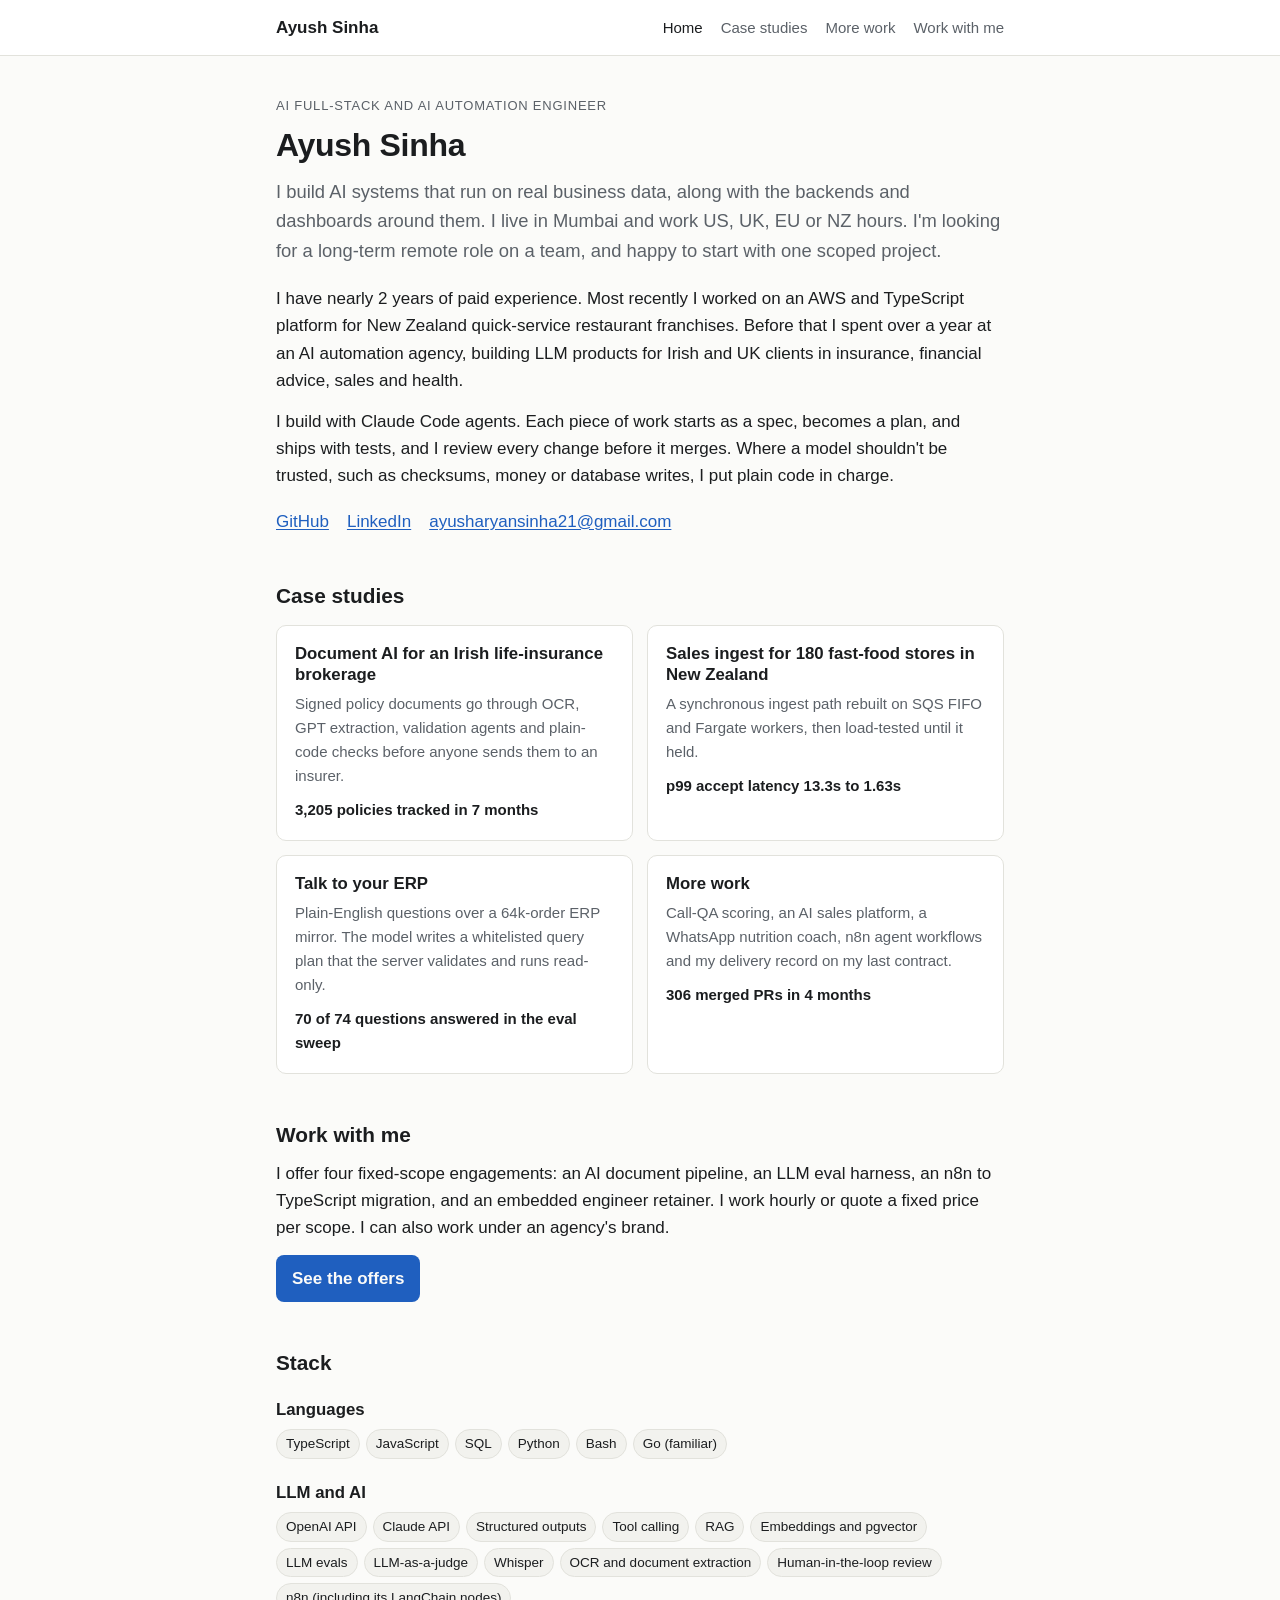
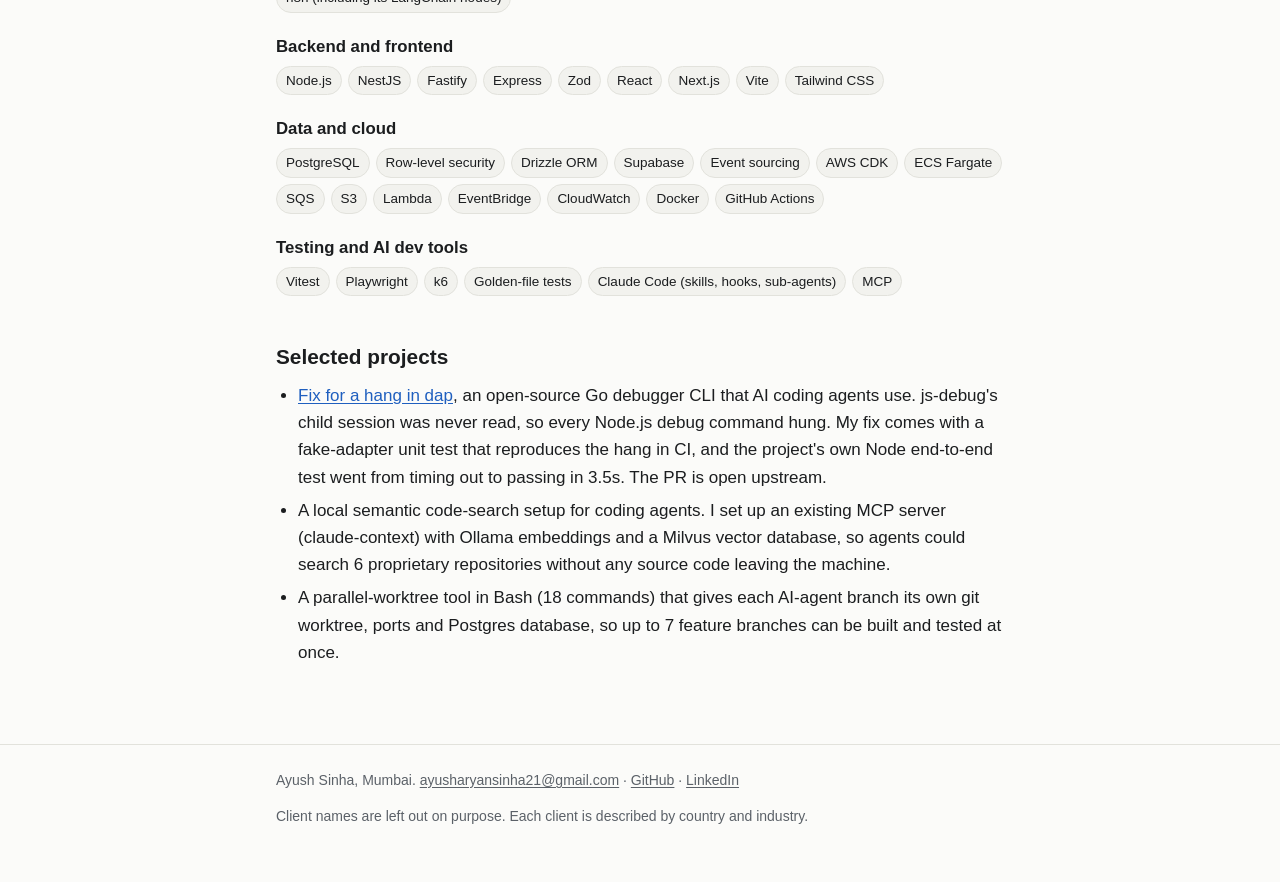
<file: index.html>
<!doctype html>
<html lang="en">
<head>
<meta charset="utf-8">
<meta name="viewport" content="width=device-width, initial-scale=1">
<title>Ayush Sinha</title>
<meta name="description" content="Ayush Sinha, AI full-stack and AI automation engineer in Mumbai. Case studies in document AI, queue-based ingest and natural-language analytics.">
<link rel="icon" href="data:image/svg+xml,%3Csvg xmlns='http://www.w3.org/2000/svg' viewBox='0 0 32 32'%3E%3Crect width='32' height='32' rx='7' fill='%231f5fbf'/%3E%3Ctext x='16' y='22' font-family='Arial' font-size='16' font-weight='700' fill='white' text-anchor='middle'%3EAS%3C/text%3E%3C/svg%3E">
<link rel="stylesheet" href="styles.css">
</head>
<body>
<header class="site-header">
  <div class="wrap">
    <a class="brand" href="index.html">Ayush Sinha</a>
    <nav class="nav" aria-label="Main">
      <a href="index.html" aria-current="page">Home</a>
      <a href="index.html#case-studies">Case studies</a>
      <a href="more-work.html">More work</a>
      <a href="work-with-me.html">Work with me</a>
    </nav>
  </div>
</header>

<main>
  <div class="wrap">
    <p class="eyebrow">AI full-stack and AI automation engineer</p>
    <h1>Ayush Sinha</h1>
    <p class="lede">I build AI systems that run on real business data, along with the backends and dashboards around them. I live in Mumbai and work US, UK, EU or NZ hours. I'm looking for a long-term remote role on a team, and happy to start with one scoped project.</p>

    <p>I have nearly 2 years of paid experience. Most recently I worked on an AWS and TypeScript platform for New Zealand quick-service restaurant franchises. Before that I spent over a year at an AI automation agency, building LLM products for Irish and UK clients in insurance, financial advice, sales and health.</p>
    <p>I build with Claude Code agents. Each piece of work starts as a spec, becomes a plan, and ships with tests, and I review every change before it merges. Where a model shouldn't be trusted, such as checksums, money or database writes, I put plain code in charge.</p>

    <ul class="links">
      <li><a href="https://github.com/Ayushsinha2004">GitHub</a></li>
      <li><a href="https://www.linkedin.com/in/ayusharyan-sinha-632641257">LinkedIn</a></li>
      <li><a href="mailto:ayusharyansinha21@gmail.com">ayusharyansinha21@gmail.com</a></li>
    </ul>

    <h2 id="case-studies">Case studies</h2>
    <div class="cards">
      <a class="card" href="case-document-ai.html">
        <h3>Document AI for an Irish life-insurance brokerage</h3>
        <p>Signed policy documents go through OCR, GPT extraction, validation agents and plain-code checks before anyone sends them to an insurer.</p>
        <p class="stat">3,205 policies tracked in 7 months</p>
      </a>
      <a class="card" href="case-pos-ingest.html">
        <h3>Sales ingest for 180 fast-food stores in New Zealand</h3>
        <p>A synchronous ingest path rebuilt on SQS FIFO and Fargate workers, then load-tested until it held.</p>
        <p class="stat">p99 accept latency 13.3s to 1.63s</p>
      </a>
      <a class="card" href="case-erp-analytics.html">
        <h3>Talk to your ERP</h3>
        <p>Plain-English questions over a 64k-order ERP mirror. The model writes a whitelisted query plan that the server validates and runs read-only.</p>
        <p class="stat">70 of 74 questions answered in the eval sweep</p>
      </a>
      <a class="card" href="more-work.html">
        <h3>More work</h3>
        <p>Call-QA scoring, an AI sales platform, a WhatsApp nutrition coach, n8n agent workflows and my delivery record on my last contract.</p>
        <p class="stat">306 merged PRs in 4 months</p>
      </a>
    </div>

    <h2 id="work-with-me">Work with me</h2>
    <p>I offer four fixed-scope engagements: an AI document pipeline, an LLM eval harness, an n8n to TypeScript migration, and an embedded engineer retainer. I work hourly or quote a fixed price per scope. I can also work under an agency's brand.</p>
    <p><a class="button" href="work-with-me.html">See the offers</a></p>

    <h2 id="stack">Stack</h2>
    <h3>Languages</h3>
    <ul class="tags"><li>TypeScript</li><li>JavaScript</li><li>SQL</li><li>Python</li><li>Bash</li><li>Go (familiar)</li></ul>
    <h3>LLM and AI</h3>
    <ul class="tags"><li>OpenAI API</li><li>Claude API</li><li>Structured outputs</li><li>Tool calling</li><li>RAG</li><li>Embeddings and pgvector</li><li>LLM evals</li><li>LLM-as-a-judge</li><li>Whisper</li><li>OCR and document extraction</li><li>Human-in-the-loop review</li><li>n8n (including its LangChain nodes)</li></ul>
    <h3>Backend and frontend</h3>
    <ul class="tags"><li>Node.js</li><li>NestJS</li><li>Fastify</li><li>Express</li><li>Zod</li><li>React</li><li>Next.js</li><li>Vite</li><li>Tailwind CSS</li></ul>
    <h3>Data and cloud</h3>
    <ul class="tags"><li>PostgreSQL</li><li>Row-level security</li><li>Drizzle ORM</li><li>Supabase</li><li>Event sourcing</li><li>AWS CDK</li><li>ECS Fargate</li><li>SQS</li><li>S3</li><li>Lambda</li><li>EventBridge</li><li>CloudWatch</li><li>Docker</li><li>GitHub Actions</li></ul>
    <h3>Testing and AI dev tools</h3>
    <ul class="tags"><li>Vitest</li><li>Playwright</li><li>k6</li><li>Golden-file tests</li><li>Claude Code (skills, hooks, sub-agents)</li><li>MCP</li></ul>

    <h2 id="projects">Selected projects</h2>
    <ul>
      <li><a href="https://github.com/AlmogBaku/debug-skill/pull/21">Fix for a hang in dap</a>, an open-source Go debugger CLI that AI coding agents use. js-debug's child session was never read, so every Node.js debug command hung. My fix comes with a fake-adapter unit test that reproduces the hang in CI, and the project's own Node end-to-end test went from timing out to passing in 3.5s. The PR is open upstream.</li>
      <li>A local semantic code-search setup for coding agents. I set up an existing MCP server (claude-context) with Ollama embeddings and a Milvus vector database, so agents could search 6 proprietary repositories without any source code leaving the machine.</li>
      <li>A parallel-worktree tool in Bash (18 commands) that gives each AI-agent branch its own git worktree, ports and Postgres database, so up to 7 feature branches can be built and tested at once.</li>
    </ul>
  </div>
</main>

<footer class="site-footer">
  <div class="wrap">
    <p>Ayush Sinha, Mumbai. <a href="mailto:ayusharyansinha21@gmail.com">ayusharyansinha21@gmail.com</a> · <a href="https://github.com/Ayushsinha2004">GitHub</a> · <a href="https://www.linkedin.com/in/ayusharyan-sinha-632641257">LinkedIn</a></p>
    <p>Client names are left out on purpose. Each client is described by country and industry.</p>
  </div>
</footer>
</body>
</html>
</file>
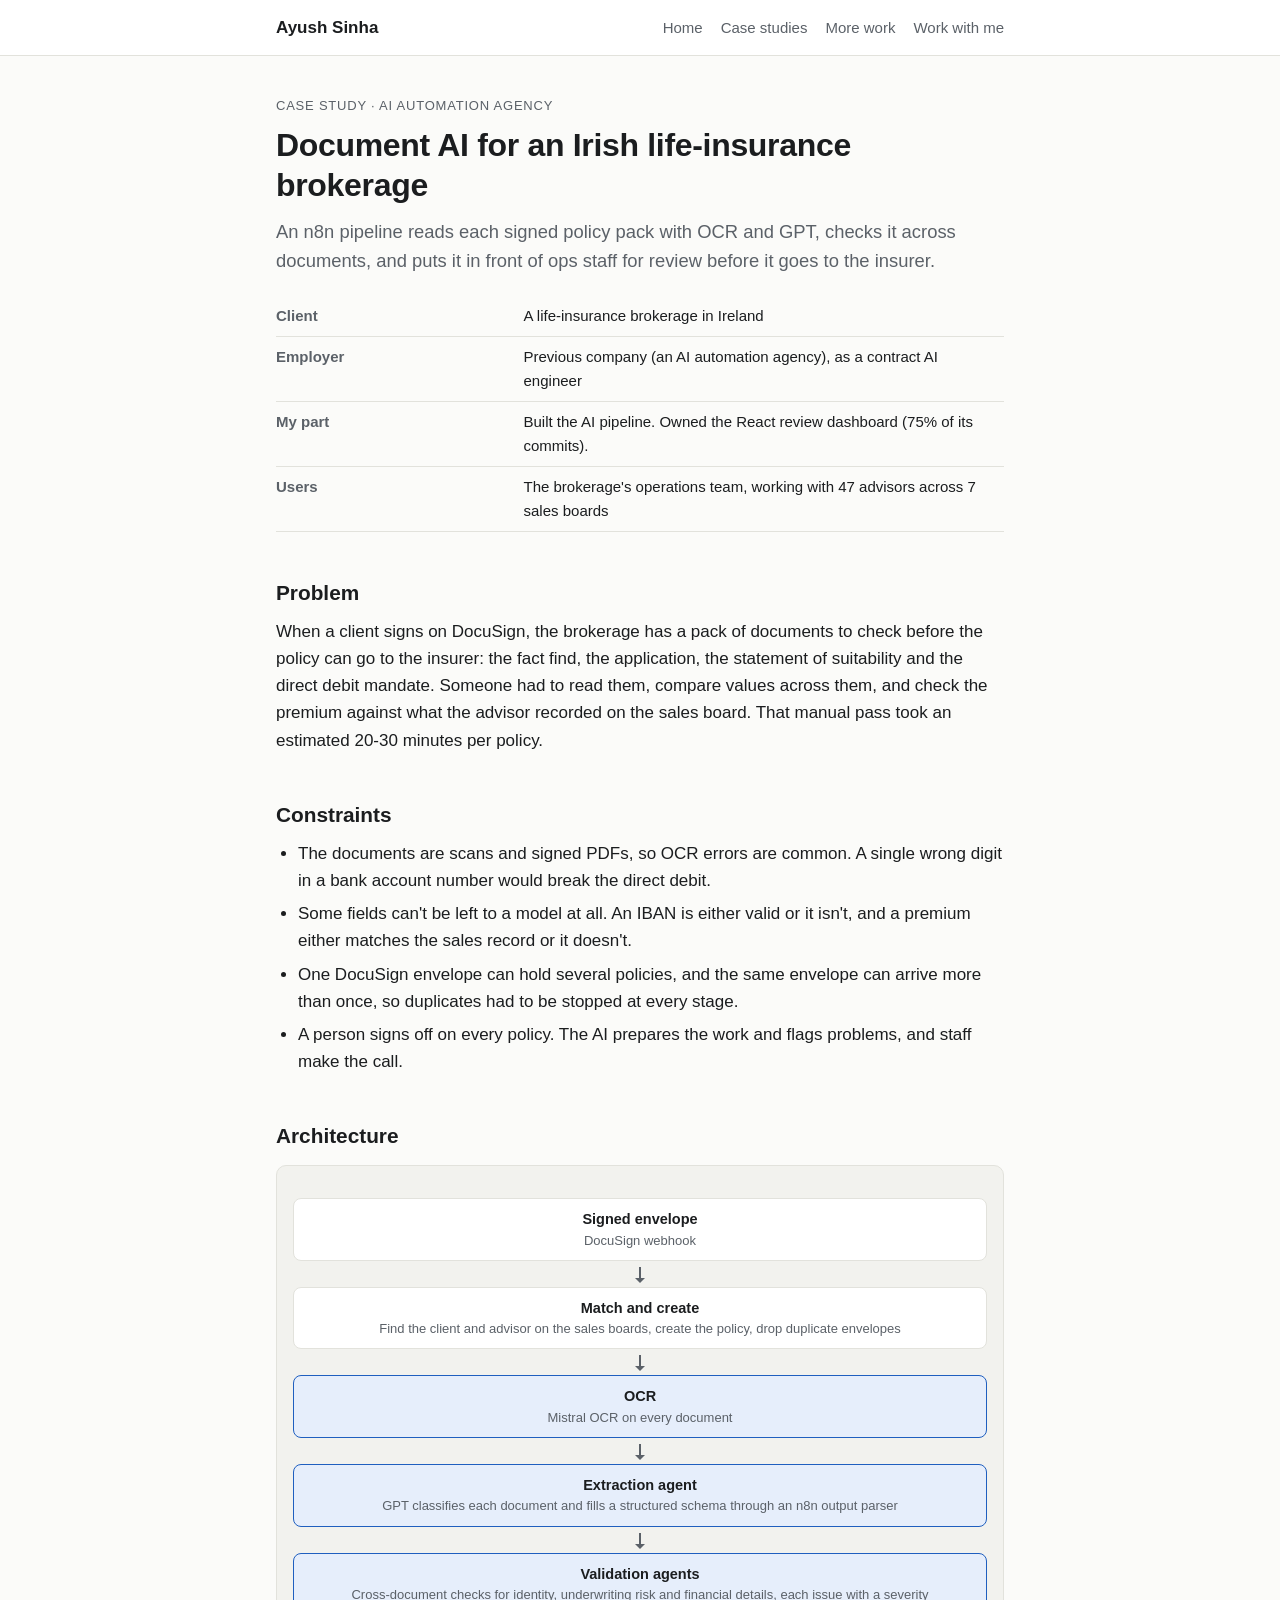
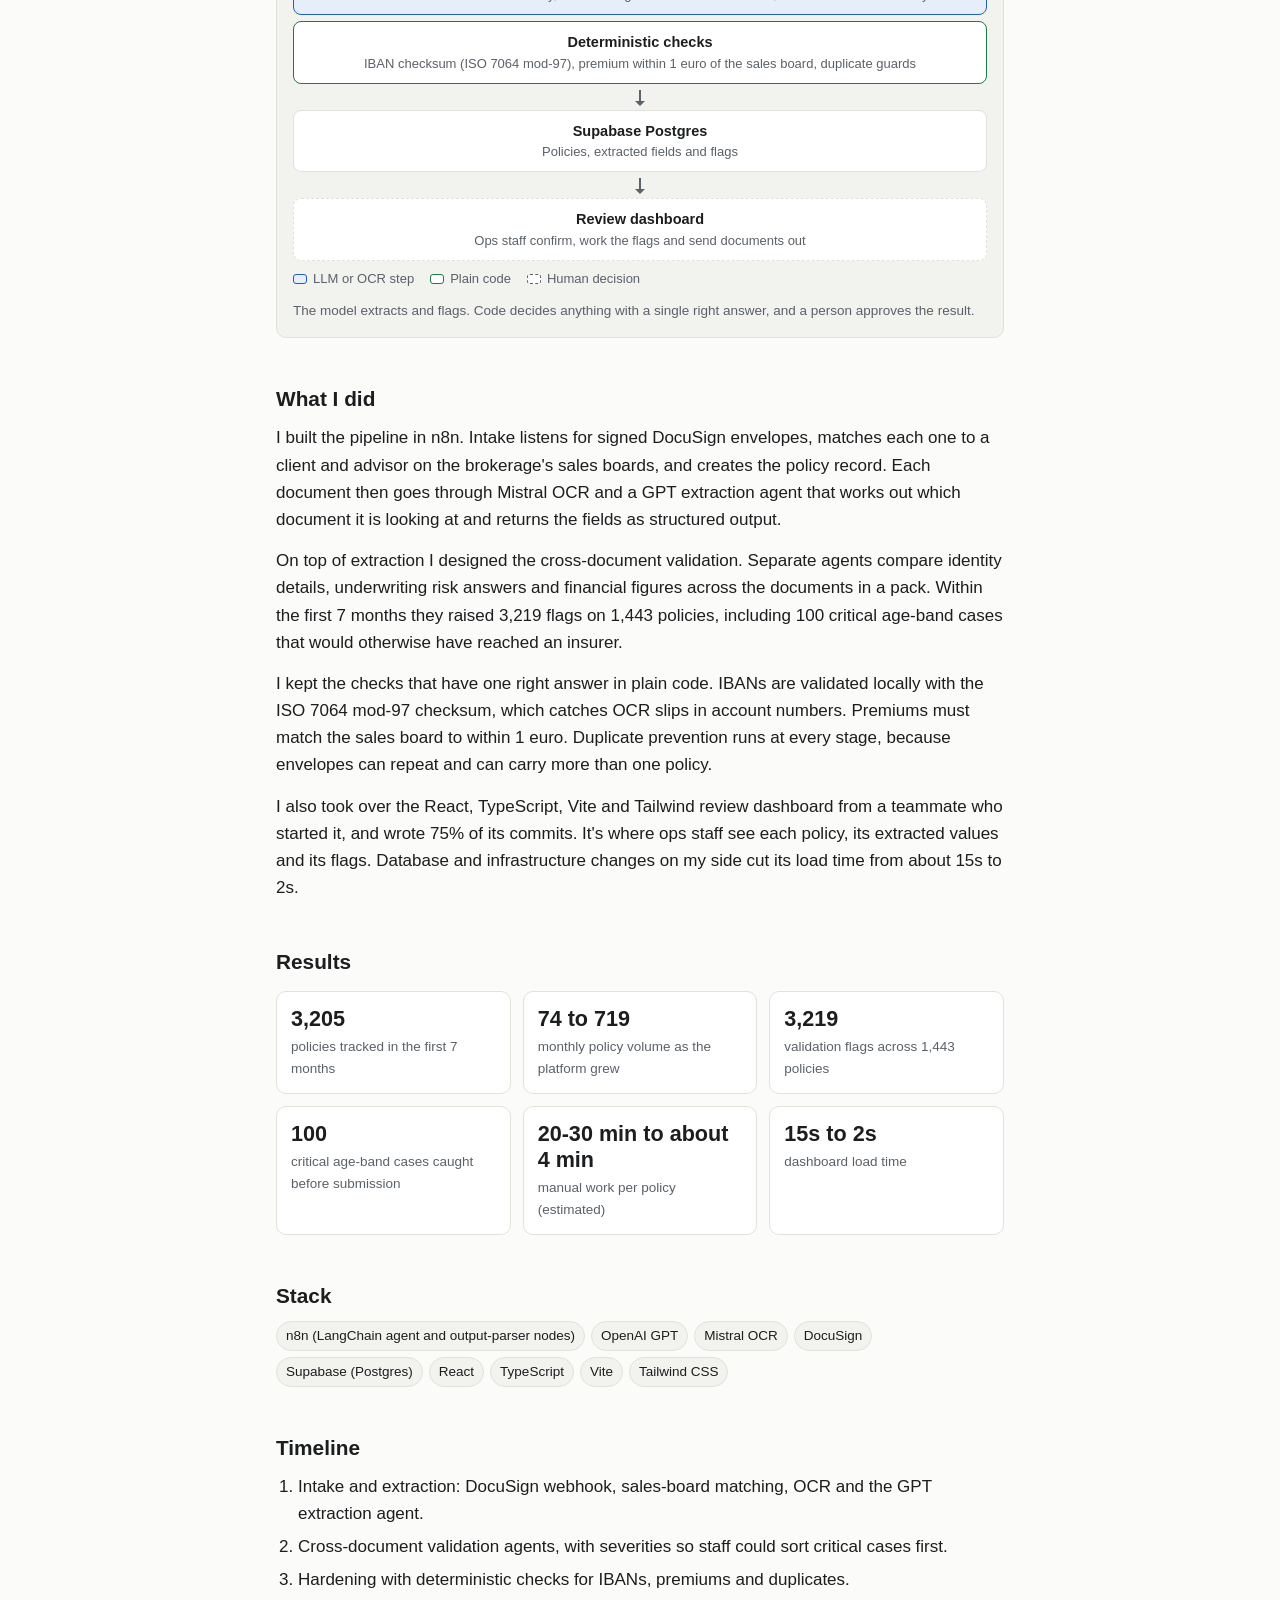
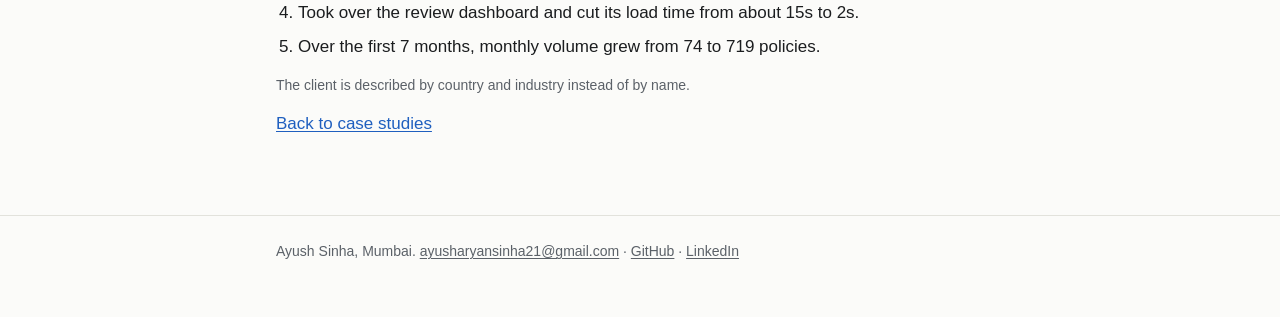
<file: case-document-ai.html>
<!doctype html>
<html lang="en">
<head>
<meta charset="utf-8">
<meta name="viewport" content="width=device-width, initial-scale=1">
<title>Insurance Document AI</title>
<meta name="description" content="Case study: an AI pipeline that reads and checks signed life-insurance policy documents for an Irish brokerage.">
<link rel="icon" href="data:image/svg+xml,%3Csvg xmlns='http://www.w3.org/2000/svg' viewBox='0 0 32 32'%3E%3Crect width='32' height='32' rx='7' fill='%231f5fbf'/%3E%3Ctext x='16' y='22' font-family='Arial' font-size='16' font-weight='700' fill='white' text-anchor='middle'%3EAS%3C/text%3E%3C/svg%3E">
<link rel="stylesheet" href="styles.css">
</head>
<body>
<header class="site-header">
  <div class="wrap">
    <a class="brand" href="index.html">Ayush Sinha</a>
    <nav class="nav" aria-label="Main">
      <a href="index.html">Home</a>
      <a href="index.html#case-studies">Case studies</a>
      <a href="more-work.html">More work</a>
      <a href="work-with-me.html">Work with me</a>
    </nav>
  </div>
</header>

<main>
  <div class="wrap">
    <p class="eyebrow">Case study · AI automation agency</p>
    <h1>Document AI for an Irish life-insurance brokerage</h1>
    <p class="lede">An n8n pipeline reads each signed policy pack with OCR and GPT, checks it across documents, and puts it in front of ops staff for review before it goes to the insurer.</p>

    <table class="facts">
      <tr><th>Client</th><td>A life-insurance brokerage in Ireland</td></tr>
      <tr><th>Employer</th><td>Previous company (an AI automation agency), as a contract AI engineer</td></tr>
      <tr><th>My part</th><td>Built the AI pipeline. Owned the React review dashboard (75% of its commits).</td></tr>
      <tr><th>Users</th><td>The brokerage's operations team, working with 47 advisors across 7 sales boards</td></tr>
    </table>

    <h2>Problem</h2>
    <p>When a client signs on DocuSign, the brokerage has a pack of documents to check before the policy can go to the insurer: the fact find, the application, the statement of suitability and the direct debit mandate. Someone had to read them, compare values across them, and check the premium against what the advisor recorded on the sales board. That manual pass took an estimated 20-30 minutes per policy.</p>

    <h2>Constraints</h2>
    <ul>
      <li>The documents are scans and signed PDFs, so OCR errors are common. A single wrong digit in a bank account number would break the direct debit.</li>
      <li>Some fields can't be left to a model at all. An IBAN is either valid or it isn't, and a premium either matches the sales record or it doesn't.</li>
      <li>One DocuSign envelope can hold several policies, and the same envelope can arrive more than once, so duplicates had to be stopped at every stage.</li>
      <li>A person signs off on every policy. The AI prepares the work and flags problems, and staff make the call.</li>
    </ul>

    <h2>Architecture</h2>
    <figure class="figure">
      <ol class="flow" aria-label="Pipeline from signed envelope to staff review">
        <li><div class="node"><strong>Signed envelope</strong><span>DocuSign webhook</span></div></li>
        <li><div class="node"><strong>Match and create</strong><span>Find the client and advisor on the sales boards, create the policy, drop duplicate envelopes</span></div></li>
        <li><div class="node ai"><strong>OCR</strong><span>Mistral OCR on every document</span></div></li>
        <li><div class="node ai"><strong>Extraction agent</strong><span>GPT classifies each document and fills a structured schema through an n8n output parser</span></div></li>
        <li>
          <div class="node ai"><strong>Validation agents</strong><span>Cross-document checks for identity, underwriting risk and financial details, each issue with a severity</span></div>
          <div class="node check"><strong>Deterministic checks</strong><span>IBAN checksum (ISO 7064 mod-97), premium within 1 euro of the sales board, duplicate guards</span></div>
        </li>
        <li><div class="node"><strong>Supabase Postgres</strong><span>Policies, extracted fields and flags</span></div></li>
        <li><div class="node human"><strong>Review dashboard</strong><span>Ops staff confirm, work the flags and send documents out</span></div></li>
      </ol>
      <ul class="legend"><li><i class="ai"></i>LLM or OCR step</li><li><i class="check"></i>Plain code</li><li><i class="human"></i>Human decision</li></ul>
      <figcaption>The model extracts and flags. Code decides anything with a single right answer, and a person approves the result.</figcaption>
    </figure>

    <h2>What I did</h2>
    <p>I built the pipeline in n8n. Intake listens for signed DocuSign envelopes, matches each one to a client and advisor on the brokerage's sales boards, and creates the policy record. Each document then goes through Mistral OCR and a GPT extraction agent that works out which document it is looking at and returns the fields as structured output.</p>
    <p>On top of extraction I designed the cross-document validation. Separate agents compare identity details, underwriting risk answers and financial figures across the documents in a pack. Within the first 7 months they raised 3,219 flags on 1,443 policies, including 100 critical age-band cases that would otherwise have reached an insurer.</p>
    <p>I kept the checks that have one right answer in plain code. IBANs are validated locally with the ISO 7064 mod-97 checksum, which catches OCR slips in account numbers. Premiums must match the sales board to within 1 euro. Duplicate prevention runs at every stage, because envelopes can repeat and can carry more than one policy.</p>
    <p>I also took over the React, TypeScript, Vite and Tailwind review dashboard from a teammate who started it, and wrote 75% of its commits. It's where ops staff see each policy, its extracted values and its flags. Database and infrastructure changes on my side cut its load time from about 15s to 2s.</p>

    <h2>Results</h2>
    <div class="metrics">
      <div class="metric"><div class="value">3,205</div><div class="label">policies tracked in the first 7 months</div></div>
      <div class="metric"><div class="value">74 to 719</div><div class="label">monthly policy volume as the platform grew</div></div>
      <div class="metric"><div class="value">3,219</div><div class="label">validation flags across 1,443 policies</div></div>
      <div class="metric"><div class="value">100</div><div class="label">critical age-band cases caught before submission</div></div>
      <div class="metric"><div class="value">20-30 min to about 4 min</div><div class="label">manual work per policy (estimated)</div></div>
      <div class="metric"><div class="value">15s to 2s</div><div class="label">dashboard load time</div></div>
    </div>

    <h2>Stack</h2>
    <ul class="tags"><li>n8n (LangChain agent and output-parser nodes)</li><li>OpenAI GPT</li><li>Mistral OCR</li><li>DocuSign</li><li>Supabase (Postgres)</li><li>React</li><li>TypeScript</li><li>Vite</li><li>Tailwind CSS</li></ul>

    <h2>Timeline</h2>
    <ol>
      <li>Intake and extraction: DocuSign webhook, sales-board matching, OCR and the GPT extraction agent.</li>
      <li>Cross-document validation agents, with severities so staff could sort critical cases first.</li>
      <li>Hardening with deterministic checks for IBANs, premiums and duplicates.</li>
      <li>Took over the review dashboard and cut its load time from about 15s to 2s.</li>
      <li>Over the first 7 months, monthly volume grew from 74 to 719 policies.</li>
    </ol>

    <p class="muted small">The client is described by country and industry instead of by name.</p>
    <p><a href="index.html#case-studies">Back to case studies</a></p>
  </div>
</main>

<footer class="site-footer">
  <div class="wrap">
    <p>Ayush Sinha, Mumbai. <a href="mailto:ayusharyansinha21@gmail.com">ayusharyansinha21@gmail.com</a> · <a href="https://github.com/Ayushsinha2004">GitHub</a> · <a href="https://www.linkedin.com/in/ayusharyan-sinha-632641257">LinkedIn</a></p>
  </div>
</footer>
</body>
</html>
</file>
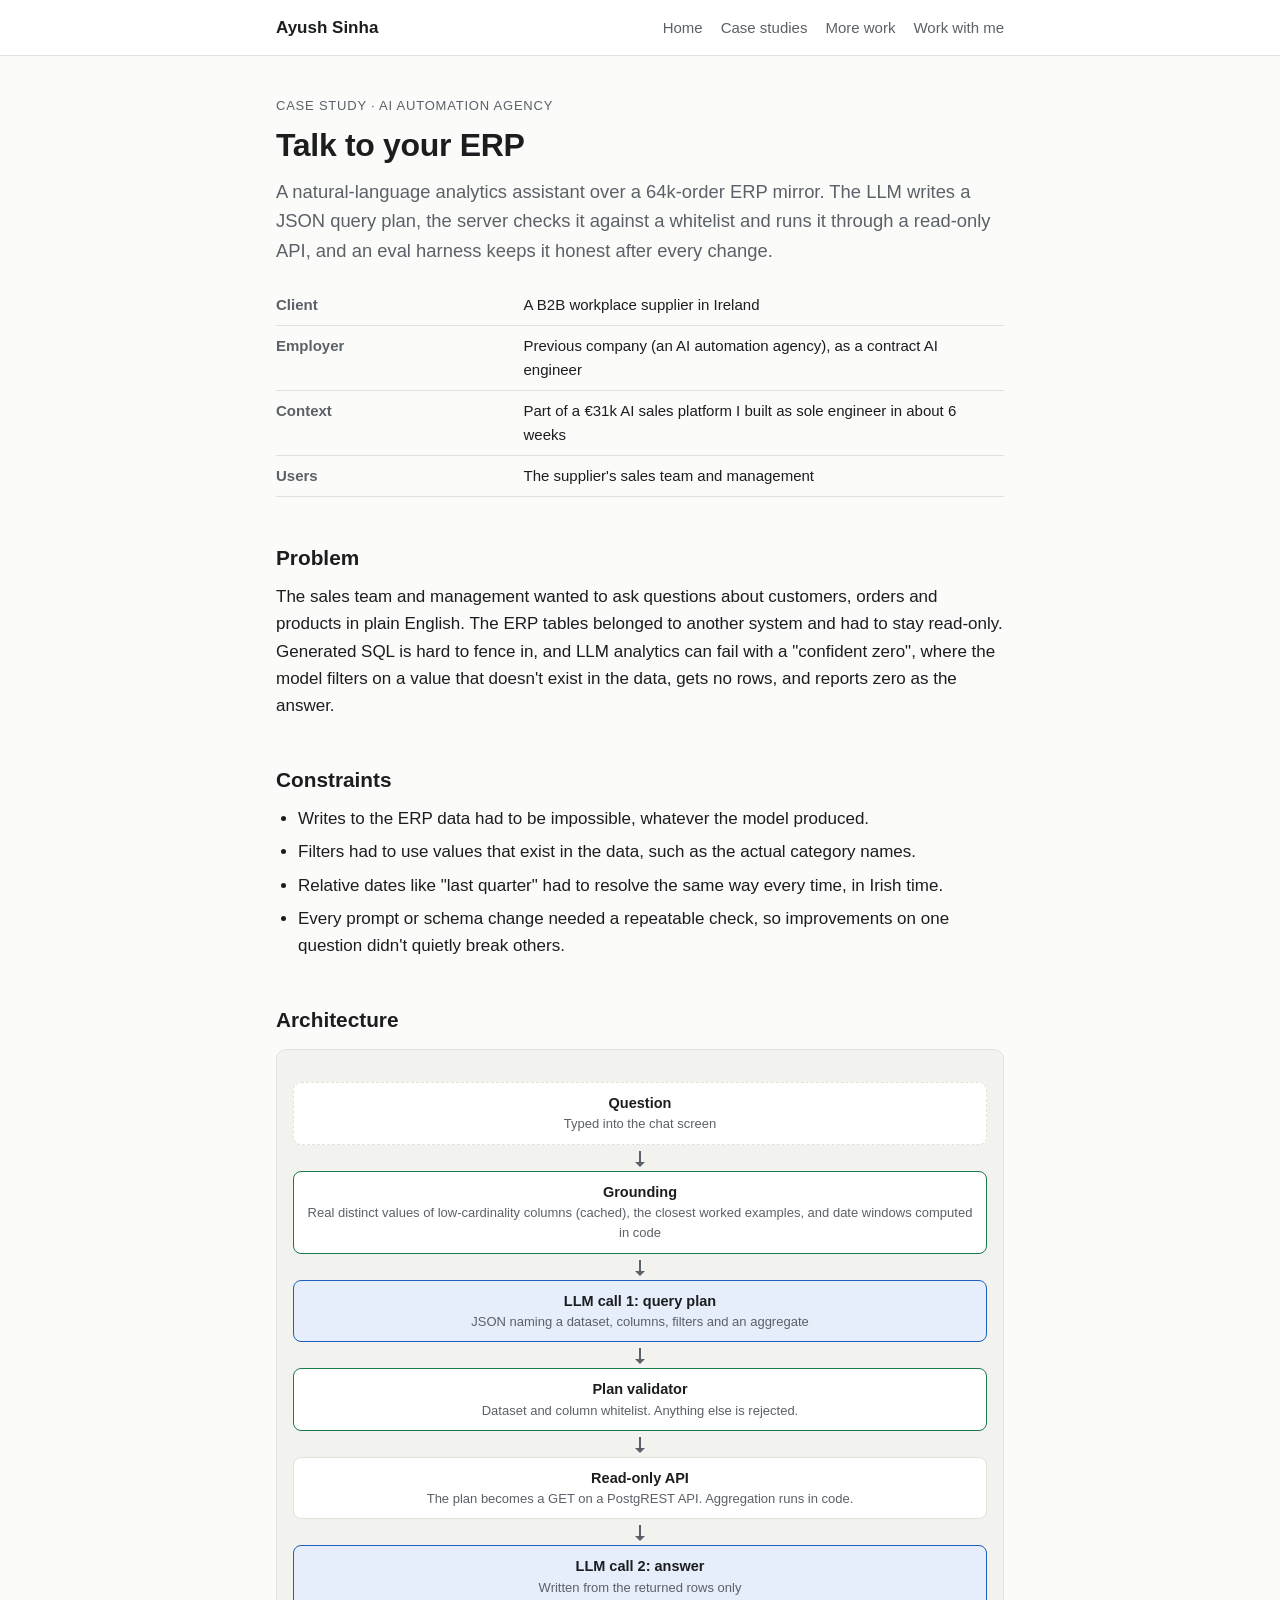
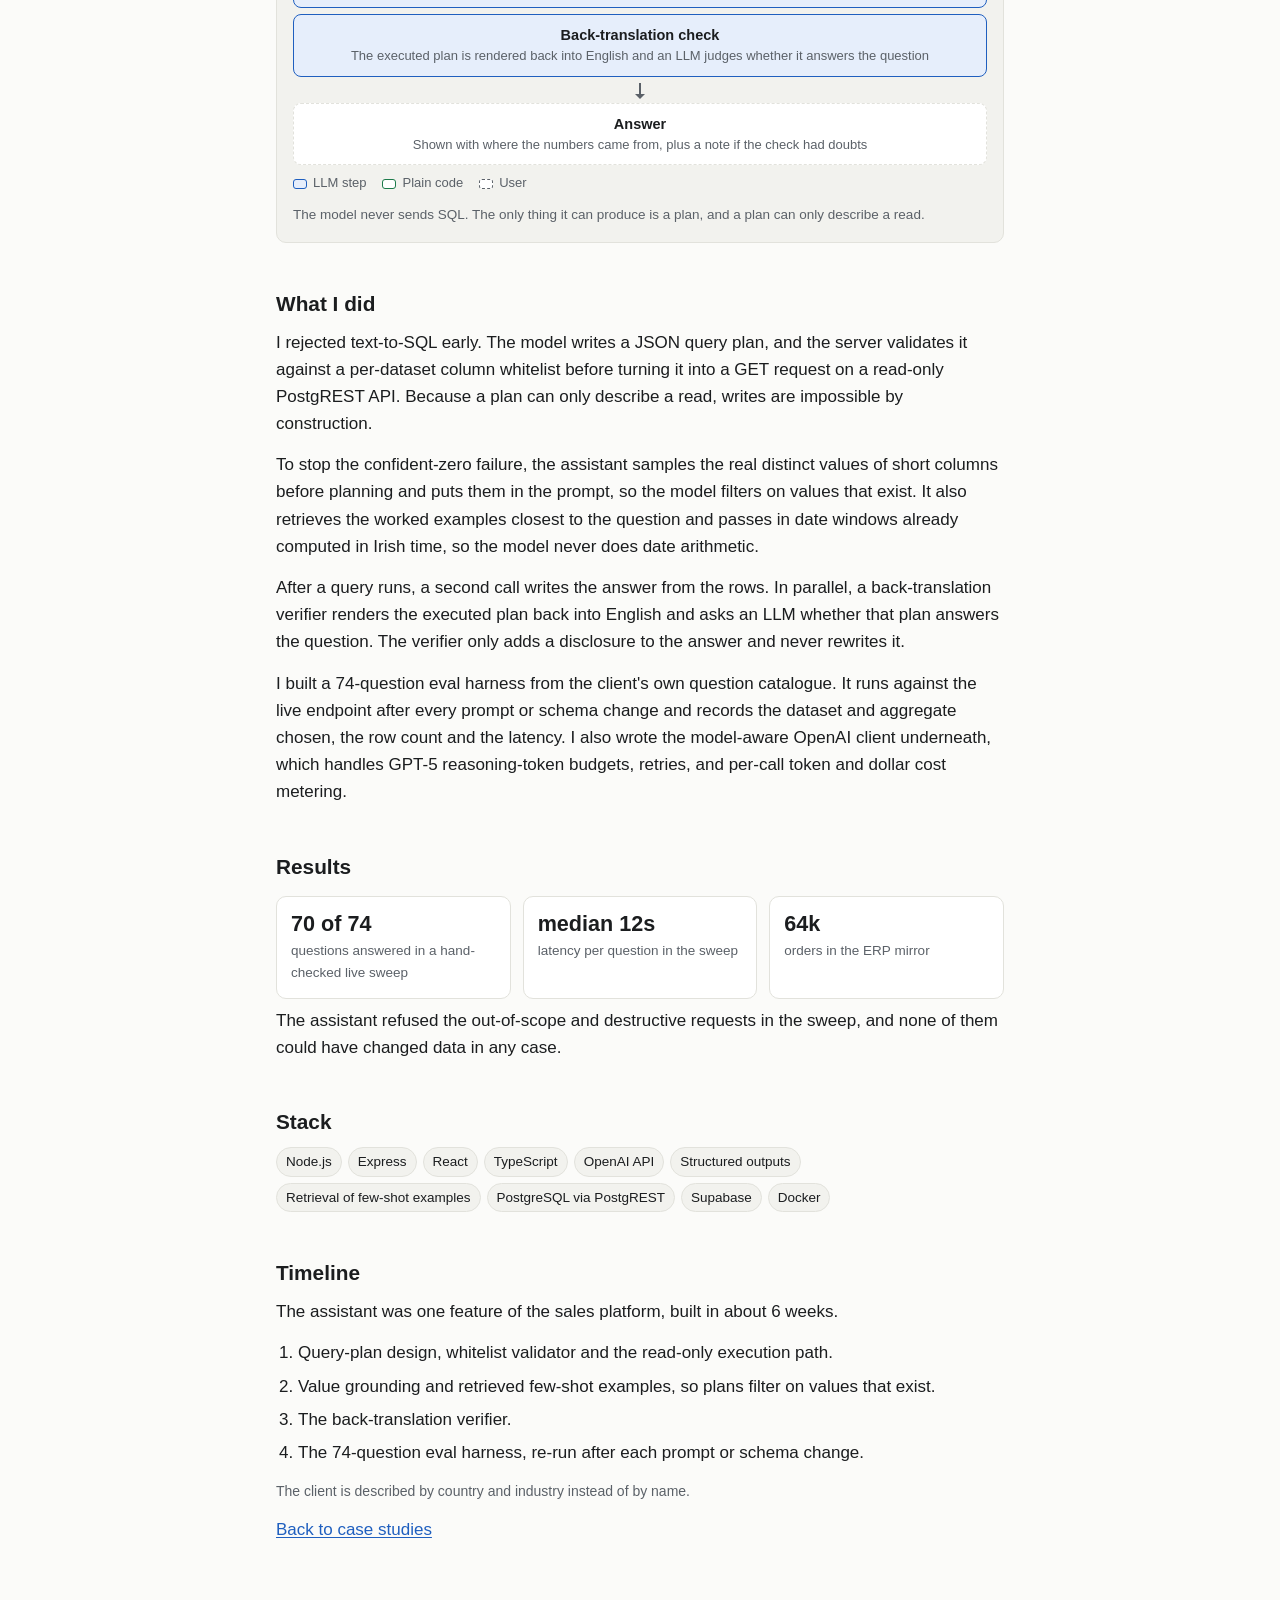
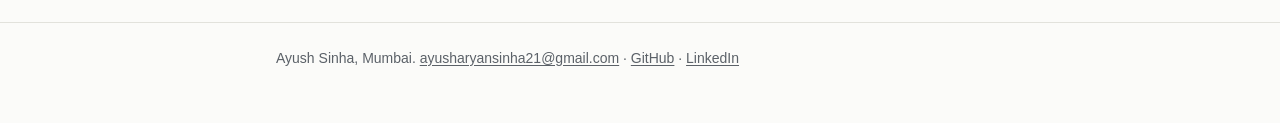
<file: case-erp-analytics.html>
<!doctype html>
<html lang="en">
<head>
<meta charset="utf-8">
<meta name="viewport" content="width=device-width, initial-scale=1">
<title>Talk to Your ERP</title>
<meta name="description" content="Case study: natural-language analytics over a 64k-order ERP mirror using a validated, whitelisted query plan and a 74-question eval harness.">
<link rel="icon" href="data:image/svg+xml,%3Csvg xmlns='http://www.w3.org/2000/svg' viewBox='0 0 32 32'%3E%3Crect width='32' height='32' rx='7' fill='%231f5fbf'/%3E%3Ctext x='16' y='22' font-family='Arial' font-size='16' font-weight='700' fill='white' text-anchor='middle'%3EAS%3C/text%3E%3C/svg%3E">
<link rel="stylesheet" href="styles.css">
</head>
<body>
<header class="site-header">
  <div class="wrap">
    <a class="brand" href="index.html">Ayush Sinha</a>
    <nav class="nav" aria-label="Main">
      <a href="index.html">Home</a>
      <a href="index.html#case-studies">Case studies</a>
      <a href="more-work.html">More work</a>
      <a href="work-with-me.html">Work with me</a>
    </nav>
  </div>
</header>

<main>
  <div class="wrap">
    <p class="eyebrow">Case study · AI automation agency</p>
    <h1>Talk to your ERP</h1>
    <p class="lede">A natural-language analytics assistant over a 64k-order ERP mirror. The LLM writes a JSON query plan, the server checks it against a whitelist and runs it through a read-only API, and an eval harness keeps it honest after every change.</p>

    <table class="facts">
      <tr><th>Client</th><td>A B2B workplace supplier in Ireland</td></tr>
      <tr><th>Employer</th><td>Previous company (an AI automation agency), as a contract AI engineer</td></tr>
      <tr><th>Context</th><td>Part of a €31k AI sales platform I built as sole engineer in about 6 weeks</td></tr>
      <tr><th>Users</th><td>The supplier's sales team and management</td></tr>
    </table>

    <h2>Problem</h2>
    <p>The sales team and management wanted to ask questions about customers, orders and products in plain English. The ERP tables belonged to another system and had to stay read-only. Generated SQL is hard to fence in, and LLM analytics can fail with a "confident zero", where the model filters on a value that doesn't exist in the data, gets no rows, and reports zero as the answer.</p>

    <h2>Constraints</h2>
    <ul>
      <li>Writes to the ERP data had to be impossible, whatever the model produced.</li>
      <li>Filters had to use values that exist in the data, such as the actual category names.</li>
      <li>Relative dates like "last quarter" had to resolve the same way every time, in Irish time.</li>
      <li>Every prompt or schema change needed a repeatable check, so improvements on one question didn't quietly break others.</li>
    </ul>

    <h2>Architecture</h2>
    <figure class="figure">
      <ol class="flow" aria-label="Question to answer pipeline">
        <li><div class="node human"><strong>Question</strong><span>Typed into the chat screen</span></div></li>
        <li><div class="node check"><strong>Grounding</strong><span>Real distinct values of low-cardinality columns (cached), the closest worked examples, and date windows computed in code</span></div></li>
        <li><div class="node ai"><strong>LLM call 1: query plan</strong><span>JSON naming a dataset, columns, filters and an aggregate</span></div></li>
        <li><div class="node check"><strong>Plan validator</strong><span>Dataset and column whitelist. Anything else is rejected.</span></div></li>
        <li><div class="node"><strong>Read-only API</strong><span>The plan becomes a GET on a PostgREST API. Aggregation runs in code.</span></div></li>
        <li>
          <div class="node ai"><strong>LLM call 2: answer</strong><span>Written from the returned rows only</span></div>
          <div class="node ai"><strong>Back-translation check</strong><span>The executed plan is rendered back into English and an LLM judges whether it answers the question</span></div>
        </li>
        <li><div class="node human"><strong>Answer</strong><span>Shown with where the numbers came from, plus a note if the check had doubts</span></div></li>
      </ol>
      <ul class="legend"><li><i class="ai"></i>LLM step</li><li><i class="check"></i>Plain code</li><li><i class="human"></i>User</li></ul>
      <figcaption>The model never sends SQL. The only thing it can produce is a plan, and a plan can only describe a read.</figcaption>
    </figure>

    <h2>What I did</h2>
    <p>I rejected text-to-SQL early. The model writes a JSON query plan, and the server validates it against a per-dataset column whitelist before turning it into a GET request on a read-only PostgREST API. Because a plan can only describe a read, writes are impossible by construction.</p>
    <p>To stop the confident-zero failure, the assistant samples the real distinct values of short columns before planning and puts them in the prompt, so the model filters on values that exist. It also retrieves the worked examples closest to the question and passes in date windows already computed in Irish time, so the model never does date arithmetic.</p>
    <p>After a query runs, a second call writes the answer from the rows. In parallel, a back-translation verifier renders the executed plan back into English and asks an LLM whether that plan answers the question. The verifier only adds a disclosure to the answer and never rewrites it.</p>
    <p>I built a 74-question eval harness from the client's own question catalogue. It runs against the live endpoint after every prompt or schema change and records the dataset and aggregate chosen, the row count and the latency. I also wrote the model-aware OpenAI client underneath, which handles GPT-5 reasoning-token budgets, retries, and per-call token and dollar cost metering.</p>

    <h2>Results</h2>
    <div class="metrics">
      <div class="metric"><div class="value">70 of 74</div><div class="label">questions answered in a hand-checked live sweep</div></div>
      <div class="metric"><div class="value">median 12s</div><div class="label">latency per question in the sweep</div></div>
      <div class="metric"><div class="value">64k</div><div class="label">orders in the ERP mirror</div></div>
    </div>
    <p>The assistant refused the out-of-scope and destructive requests in the sweep, and none of them could have changed data in any case.</p>

    <h2>Stack</h2>
    <ul class="tags"><li>Node.js</li><li>Express</li><li>React</li><li>TypeScript</li><li>OpenAI API</li><li>Structured outputs</li><li>Retrieval of few-shot examples</li><li>PostgreSQL via PostgREST</li><li>Supabase</li><li>Docker</li></ul>

    <h2>Timeline</h2>
    <p>The assistant was one feature of the sales platform, built in about 6 weeks.</p>
    <ol>
      <li>Query-plan design, whitelist validator and the read-only execution path.</li>
      <li>Value grounding and retrieved few-shot examples, so plans filter on values that exist.</li>
      <li>The back-translation verifier.</li>
      <li>The 74-question eval harness, re-run after each prompt or schema change.</li>
    </ol>

    <p class="muted small">The client is described by country and industry instead of by name.</p>
    <p><a href="index.html#case-studies">Back to case studies</a></p>
  </div>
</main>

<footer class="site-footer">
  <div class="wrap">
    <p>Ayush Sinha, Mumbai. <a href="mailto:ayusharyansinha21@gmail.com">ayusharyansinha21@gmail.com</a> · <a href="https://github.com/Ayushsinha2004">GitHub</a> · <a href="https://www.linkedin.com/in/ayusharyan-sinha-632641257">LinkedIn</a></p>
  </div>
</footer>
</body>
</html>
</file>
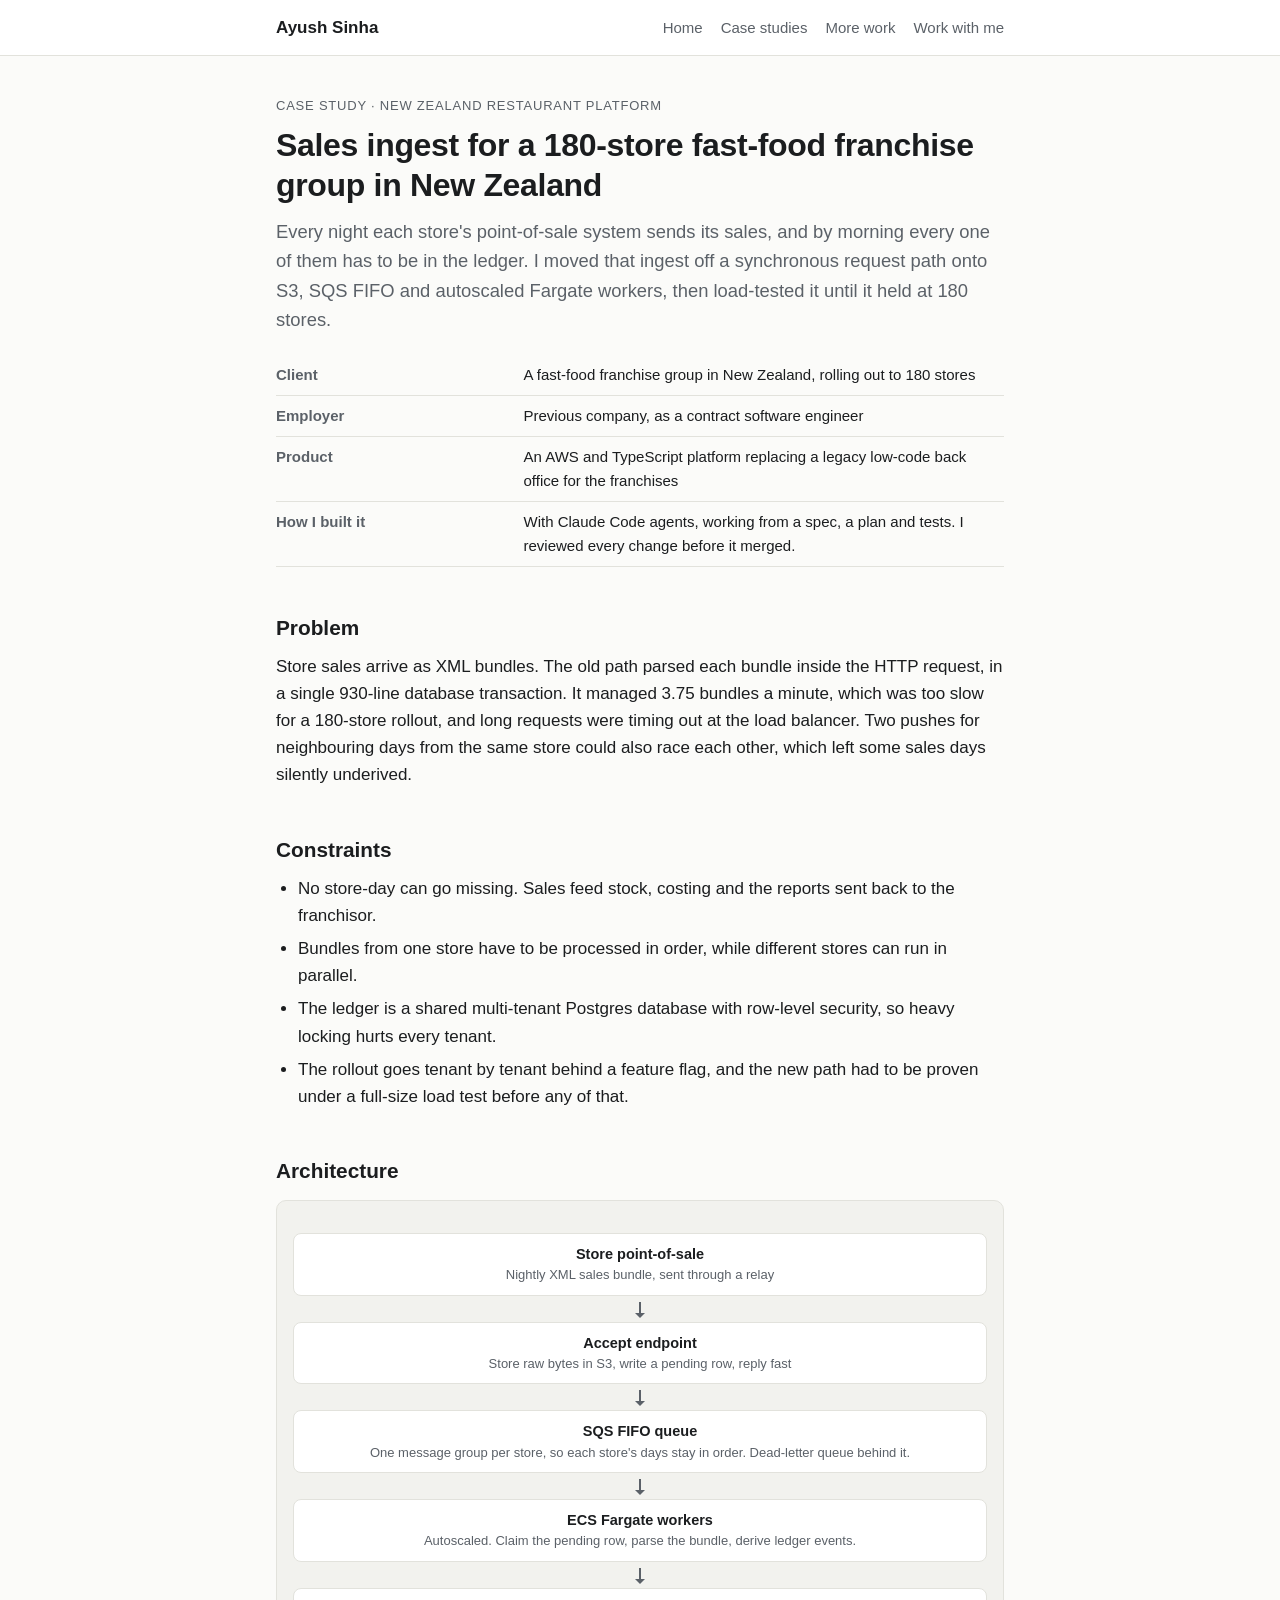
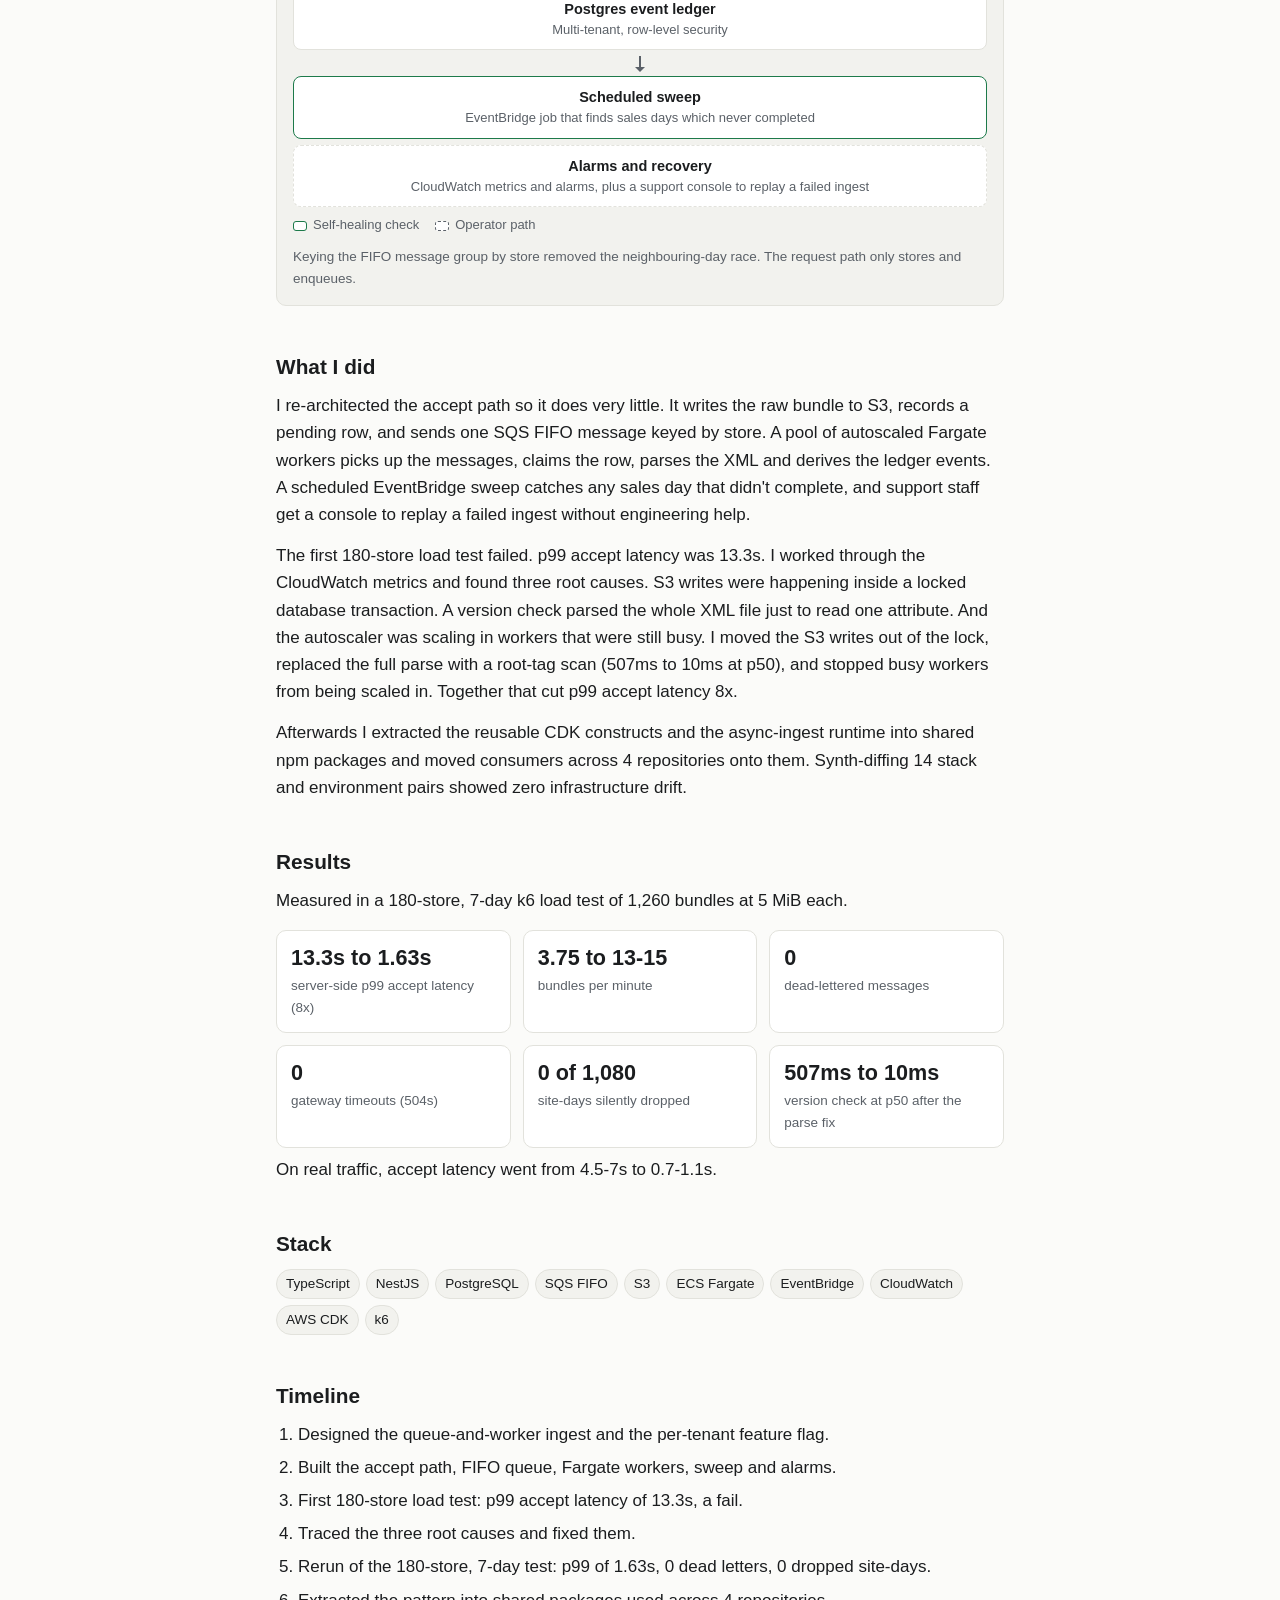
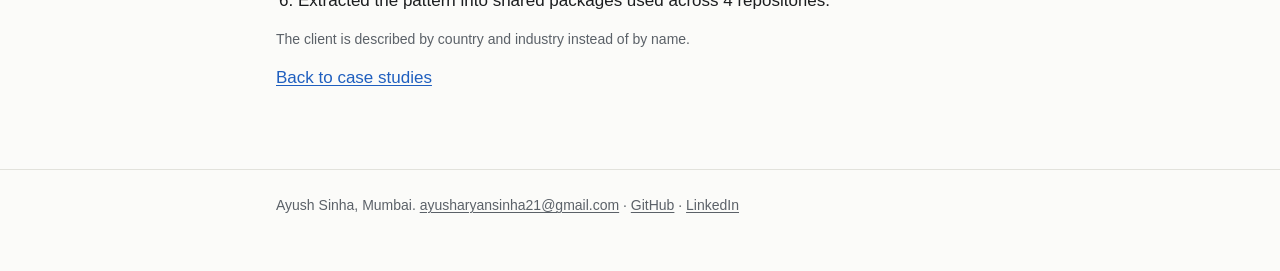
<file: case-pos-ingest.html>
<!doctype html>
<html lang="en">
<head>
<meta charset="utf-8">
<meta name="viewport" content="width=device-width, initial-scale=1">
<title>180-Store Sales Ingest</title>
<meta name="description" content="Case study: rebuilding point-of-sale ingest for a 180-store fast-food franchise group in New Zealand on SQS FIFO and ECS Fargate.">
<link rel="icon" href="data:image/svg+xml,%3Csvg xmlns='http://www.w3.org/2000/svg' viewBox='0 0 32 32'%3E%3Crect width='32' height='32' rx='7' fill='%231f5fbf'/%3E%3Ctext x='16' y='22' font-family='Arial' font-size='16' font-weight='700' fill='white' text-anchor='middle'%3EAS%3C/text%3E%3C/svg%3E">
<link rel="stylesheet" href="styles.css">
</head>
<body>
<header class="site-header">
  <div class="wrap">
    <a class="brand" href="index.html">Ayush Sinha</a>
    <nav class="nav" aria-label="Main">
      <a href="index.html">Home</a>
      <a href="index.html#case-studies">Case studies</a>
      <a href="more-work.html">More work</a>
      <a href="work-with-me.html">Work with me</a>
    </nav>
  </div>
</header>

<main>
  <div class="wrap">
    <p class="eyebrow">Case study · New Zealand restaurant platform</p>
    <h1>Sales ingest for a 180-store fast-food franchise group in New Zealand</h1>
    <p class="lede">Every night each store's point-of-sale system sends its sales, and by morning every one of them has to be in the ledger. I moved that ingest off a synchronous request path onto S3, SQS FIFO and autoscaled Fargate workers, then load-tested it until it held at 180 stores.</p>

    <table class="facts">
      <tr><th>Client</th><td>A fast-food franchise group in New Zealand, rolling out to 180 stores</td></tr>
      <tr><th>Employer</th><td>Previous company, as a contract software engineer</td></tr>
      <tr><th>Product</th><td>An AWS and TypeScript platform replacing a legacy low-code back office for the franchises</td></tr>
      <tr><th>How I built it</th><td>With Claude Code agents, working from a spec, a plan and tests. I reviewed every change before it merged.</td></tr>
    </table>

    <h2>Problem</h2>
    <p>Store sales arrive as XML bundles. The old path parsed each bundle inside the HTTP request, in a single 930-line database transaction. It managed 3.75 bundles a minute, which was too slow for a 180-store rollout, and long requests were timing out at the load balancer. Two pushes for neighbouring days from the same store could also race each other, which left some sales days silently underived.</p>

    <h2>Constraints</h2>
    <ul>
      <li>No store-day can go missing. Sales feed stock, costing and the reports sent back to the franchisor.</li>
      <li>Bundles from one store have to be processed in order, while different stores can run in parallel.</li>
      <li>The ledger is a shared multi-tenant Postgres database with row-level security, so heavy locking hurts every tenant.</li>
      <li>The rollout goes tenant by tenant behind a feature flag, and the new path had to be proven under a full-size load test before any of that.</li>
    </ul>

    <h2>Architecture</h2>
    <figure class="figure">
      <ol class="flow" aria-label="Ingest pipeline from store to ledger">
        <li><div class="node"><strong>Store point-of-sale</strong><span>Nightly XML sales bundle, sent through a relay</span></div></li>
        <li><div class="node"><strong>Accept endpoint</strong><span>Store raw bytes in S3, write a pending row, reply fast</span></div></li>
        <li><div class="node"><strong>SQS FIFO queue</strong><span>One message group per store, so each store's days stay in order. Dead-letter queue behind it.</span></div></li>
        <li><div class="node"><strong>ECS Fargate workers</strong><span>Autoscaled. Claim the pending row, parse the bundle, derive ledger events.</span></div></li>
        <li><div class="node"><strong>Postgres event ledger</strong><span>Multi-tenant, row-level security</span></div></li>
        <li>
          <div class="node check"><strong>Scheduled sweep</strong><span>EventBridge job that finds sales days which never completed</span></div>
          <div class="node human"><strong>Alarms and recovery</strong><span>CloudWatch metrics and alarms, plus a support console to replay a failed ingest</span></div>
        </li>
      </ol>
      <ul class="legend"><li><i class="check"></i>Self-healing check</li><li><i class="human"></i>Operator path</li></ul>
      <figcaption>Keying the FIFO message group by store removed the neighbouring-day race. The request path only stores and enqueues.</figcaption>
    </figure>

    <h2>What I did</h2>
    <p>I re-architected the accept path so it does very little. It writes the raw bundle to S3, records a pending row, and sends one SQS FIFO message keyed by store. A pool of autoscaled Fargate workers picks up the messages, claims the row, parses the XML and derives the ledger events. A scheduled EventBridge sweep catches any sales day that didn't complete, and support staff get a console to replay a failed ingest without engineering help.</p>
    <p>The first 180-store load test failed. p99 accept latency was 13.3s. I worked through the CloudWatch metrics and found three root causes. S3 writes were happening inside a locked database transaction. A version check parsed the whole XML file just to read one attribute. And the autoscaler was scaling in workers that were still busy. I moved the S3 writes out of the lock, replaced the full parse with a root-tag scan (507ms to 10ms at p50), and stopped busy workers from being scaled in. Together that cut p99 accept latency 8x.</p>
    <p>Afterwards I extracted the reusable CDK constructs and the async-ingest runtime into shared npm packages and moved consumers across 4 repositories onto them. Synth-diffing 14 stack and environment pairs showed zero infrastructure drift.</p>

    <h2>Results</h2>
    <p>Measured in a 180-store, 7-day k6 load test of 1,260 bundles at 5 MiB each.</p>
    <div class="metrics">
      <div class="metric"><div class="value">13.3s to 1.63s</div><div class="label">server-side p99 accept latency (8x)</div></div>
      <div class="metric"><div class="value">3.75 to 13-15</div><div class="label">bundles per minute</div></div>
      <div class="metric"><div class="value">0</div><div class="label">dead-lettered messages</div></div>
      <div class="metric"><div class="value">0</div><div class="label">gateway timeouts (504s)</div></div>
      <div class="metric"><div class="value">0 of 1,080</div><div class="label">site-days silently dropped</div></div>
      <div class="metric"><div class="value">507ms to 10ms</div><div class="label">version check at p50 after the parse fix</div></div>
    </div>
    <p>On real traffic, accept latency went from 4.5-7s to 0.7-1.1s.</p>

    <h2>Stack</h2>
    <ul class="tags"><li>TypeScript</li><li>NestJS</li><li>PostgreSQL</li><li>SQS FIFO</li><li>S3</li><li>ECS Fargate</li><li>EventBridge</li><li>CloudWatch</li><li>AWS CDK</li><li>k6</li></ul>

    <h2>Timeline</h2>
    <ol>
      <li>Designed the queue-and-worker ingest and the per-tenant feature flag.</li>
      <li>Built the accept path, FIFO queue, Fargate workers, sweep and alarms.</li>
      <li>First 180-store load test: p99 accept latency of 13.3s, a fail.</li>
      <li>Traced the three root causes and fixed them.</li>
      <li>Rerun of the 180-store, 7-day test: p99 of 1.63s, 0 dead letters, 0 dropped site-days.</li>
      <li>Extracted the pattern into shared packages used across 4 repositories.</li>
    </ol>

    <p class="muted small">The client is described by country and industry instead of by name.</p>
    <p><a href="index.html#case-studies">Back to case studies</a></p>
  </div>
</main>

<footer class="site-footer">
  <div class="wrap">
    <p>Ayush Sinha, Mumbai. <a href="mailto:ayusharyansinha21@gmail.com">ayusharyansinha21@gmail.com</a> · <a href="https://github.com/Ayushsinha2004">GitHub</a> · <a href="https://www.linkedin.com/in/ayusharyan-sinha-632641257">LinkedIn</a></p>
  </div>
</footer>
</body>
</html>
</file>
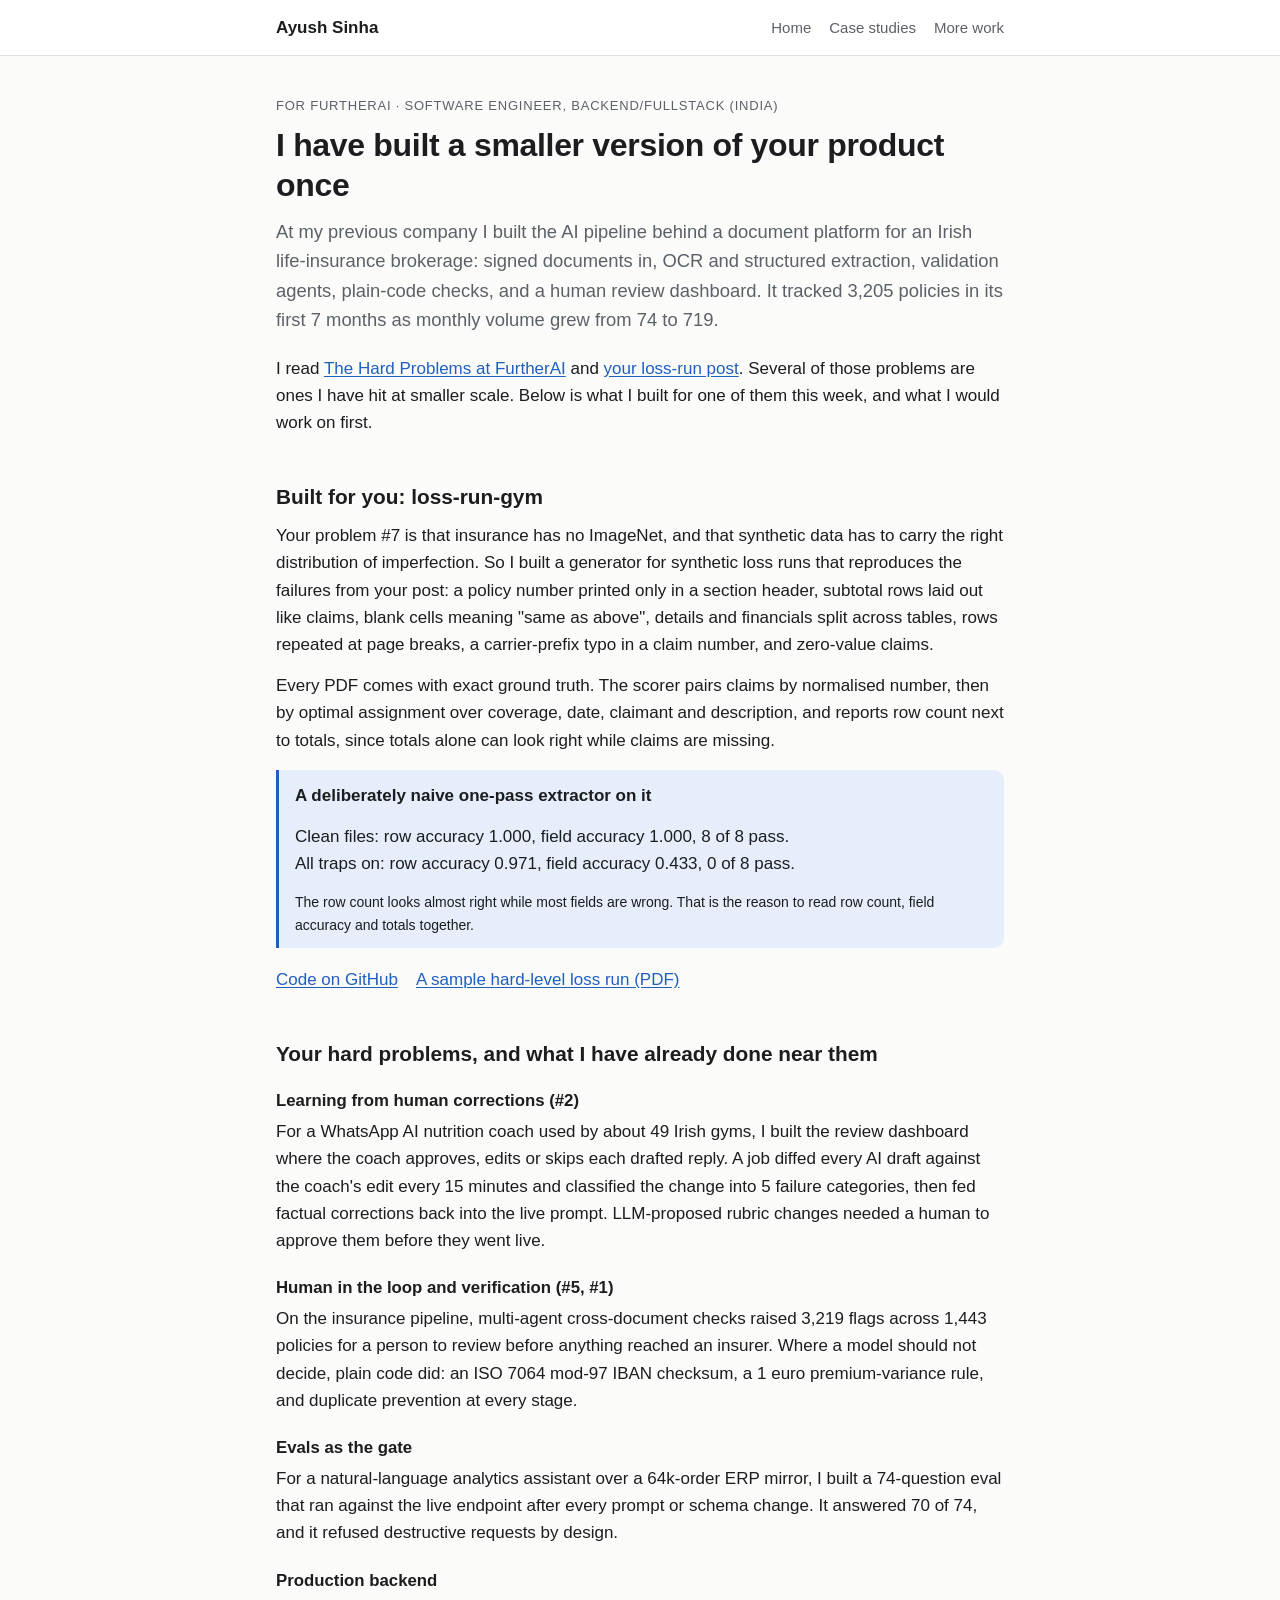
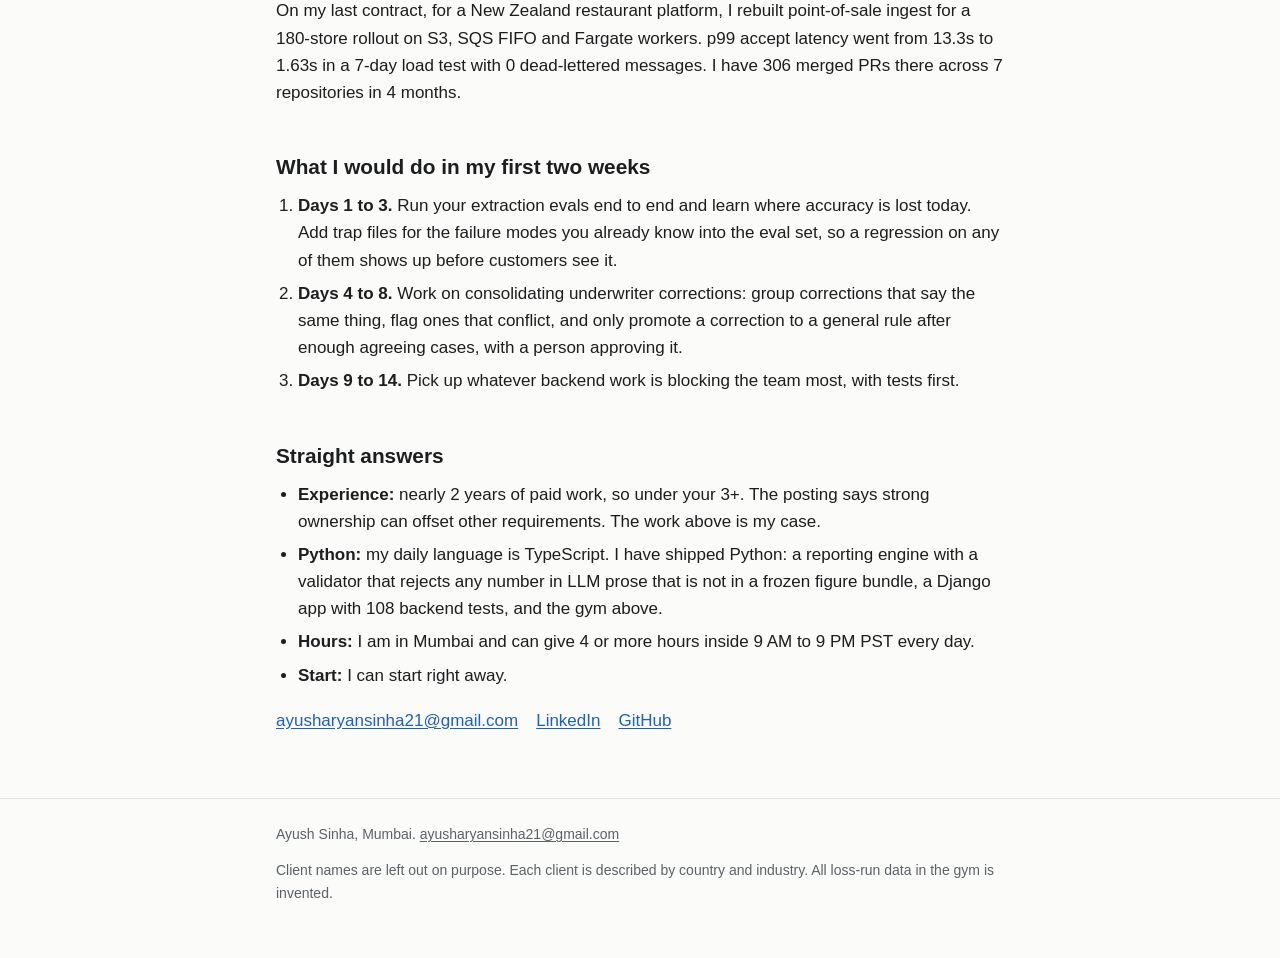
<file: furtherai.html>
<!doctype html>
<html lang="en">
<head>
<meta charset="utf-8">
<meta name="viewport" content="width=device-width, initial-scale=1">
<title>For FurtherAI</title>
<meta name="description" content="Ayush Sinha, applying for Software Engineer, Backend/Fullstack (India) at FurtherAI. What I have built that matches your hard problems, and what I would do first.">
<meta name="robots" content="noindex">
<link rel="icon" href="data:image/svg+xml,%3Csvg xmlns='http://www.w3.org/2000/svg' viewBox='0 0 32 32'%3E%3Crect width='32' height='32' rx='7' fill='%231f5fbf'/%3E%3Ctext x='16' y='22' font-family='Arial' font-size='16' font-weight='700' fill='white' text-anchor='middle'%3EAS%3C/text%3E%3C/svg%3E">
<link rel="stylesheet" href="styles.css">
</head>
<body>
<header class="site-header">
  <div class="wrap">
    <a class="brand" href="index.html">Ayush Sinha</a>
    <nav class="nav" aria-label="Main">
      <a href="index.html">Home</a>
      <a href="index.html#case-studies">Case studies</a>
      <a href="more-work.html">More work</a>
    </nav>
  </div>
</header>

<main>
  <div class="wrap">
    <p class="eyebrow">For FurtherAI · Software Engineer, Backend/Fullstack (India)</p>
    <h1>I have built a smaller version of your product once</h1>
    <p class="lede">At my previous company I built the AI pipeline behind a document platform for an Irish life-insurance brokerage: signed documents in, OCR and structured extraction, validation agents, plain-code checks, and a human review dashboard. It tracked 3,205 policies in its first 7 months as monthly volume grew from 74 to 719.</p>
    <p>I read <a href="https://www.furtherai.com/engineering-blogs/the-hard-problems-at-furtherai">The Hard Problems at FurtherAI</a> and <a href="https://www.furtherai.com/engineering-blogs/hardest-document-extraction-problem-in-insurance">your loss-run post</a>. Several of those problems are ones I have hit at smaller scale. Below is what I built for one of them this week, and what I would work on first.</p>

    <h2>Built for you: loss-run-gym</h2>
    <p>Your problem #7 is that insurance has no ImageNet, and that synthetic data has to carry the right distribution of imperfection. So I built a generator for synthetic loss runs that reproduces the failures from your post: a policy number printed only in a section header, subtotal rows laid out like claims, blank cells meaning "same as above", details and financials split across tables, rows repeated at page breaks, a carrier-prefix typo in a claim number, and zero-value claims.</p>
    <p>Every PDF comes with exact ground truth. The scorer pairs claims by normalised number, then by optimal assignment over coverage, date, claimant and description, and reports row count next to totals, since totals alone can look right while claims are missing.</p>
    <div class="callout">
      <p><strong>A deliberately naive one-pass extractor on it</strong></p>
      <p>Clean files: row accuracy 1.000, field accuracy 1.000, 8 of 8 pass.<br>
      All traps on: row accuracy 0.971, field accuracy 0.433, 0 of 8 pass.</p>
      <p class="small">The row count looks almost right while most fields are wrong. That is the reason to read row count, field accuracy and totals together.</p>
    </div>
    <ul class="links">
      <li><a href="https://github.com/Ayushsinha2004/loss-run-gym">Code on GitHub</a></li>
      <li><a href="https://github.com/Ayushsinha2004/loss-run-gym/blob/main/samples/loss_run_hard_042.pdf">A sample hard-level loss run (PDF)</a></li>
    </ul>

    <h2>Your hard problems, and what I have already done near them</h2>
    <h3>Learning from human corrections (#2)</h3>
    <p>For a WhatsApp AI nutrition coach used by about 49 Irish gyms, I built the review dashboard where the coach approves, edits or skips each drafted reply. A job diffed every AI draft against the coach's edit every 15 minutes and classified the change into 5 failure categories, then fed factual corrections back into the live prompt. LLM-proposed rubric changes needed a human to approve them before they went live.</p>
    <h3>Human in the loop and verification (#5, #1)</h3>
    <p>On the insurance pipeline, multi-agent cross-document checks raised 3,219 flags across 1,443 policies for a person to review before anything reached an insurer. Where a model should not decide, plain code did: an ISO 7064 mod-97 IBAN checksum, a 1 euro premium-variance rule, and duplicate prevention at every stage.</p>
    <h3>Evals as the gate</h3>
    <p>For a natural-language analytics assistant over a 64k-order ERP mirror, I built a 74-question eval that ran against the live endpoint after every prompt or schema change. It answered 70 of 74, and it refused destructive requests by design.</p>
    <h3>Production backend</h3>
    <p>On my last contract, for a New Zealand restaurant platform, I rebuilt point-of-sale ingest for a 180-store rollout on S3, SQS FIFO and Fargate workers. p99 accept latency went from 13.3s to 1.63s in a 7-day load test with 0 dead-lettered messages. I have 306 merged PRs there across 7 repositories in 4 months.</p>

    <h2>What I would do in my first two weeks</h2>
    <ol>
      <li><strong>Days 1 to 3.</strong> Run your extraction evals end to end and learn where accuracy is lost today. Add trap files for the failure modes you already know into the eval set, so a regression on any of them shows up before customers see it.</li>
      <li><strong>Days 4 to 8.</strong> Work on consolidating underwriter corrections: group corrections that say the same thing, flag ones that conflict, and only promote a correction to a general rule after enough agreeing cases, with a person approving it.</li>
      <li><strong>Days 9 to 14.</strong> Pick up whatever backend work is blocking the team most, with tests first.</li>
    </ol>

    <h2>Straight answers</h2>
    <ul>
      <li><strong>Experience:</strong> nearly 2 years of paid work, so under your 3+. The posting says strong ownership can offset other requirements. The work above is my case.</li>
      <li><strong>Python:</strong> my daily language is TypeScript. I have shipped Python: a reporting engine with a validator that rejects any number in LLM prose that is not in a frozen figure bundle, a Django app with 108 backend tests, and the gym above.</li>
      <li><strong>Hours:</strong> I am in Mumbai and can give 4 or more hours inside 9 AM to 9 PM PST every day.</li>
      <li><strong>Start:</strong> I can start right away.</li>
    </ul>
    <ul class="links">
      <li><a href="mailto:ayusharyansinha21@gmail.com">ayusharyansinha21@gmail.com</a></li>
      <li><a href="https://www.linkedin.com/in/ayusharyan-sinha-632641257">LinkedIn</a></li>
      <li><a href="https://github.com/Ayushsinha2004">GitHub</a></li>
    </ul>
  </div>
</main>

<footer class="site-footer">
  <div class="wrap">
    <p>Ayush Sinha, Mumbai. <a href="mailto:ayusharyansinha21@gmail.com">ayusharyansinha21@gmail.com</a></p>
    <p>Client names are left out on purpose. Each client is described by country and industry. All loss-run data in the gym is invented.</p>
  </div>
</footer>
</body>
</html>
</file>
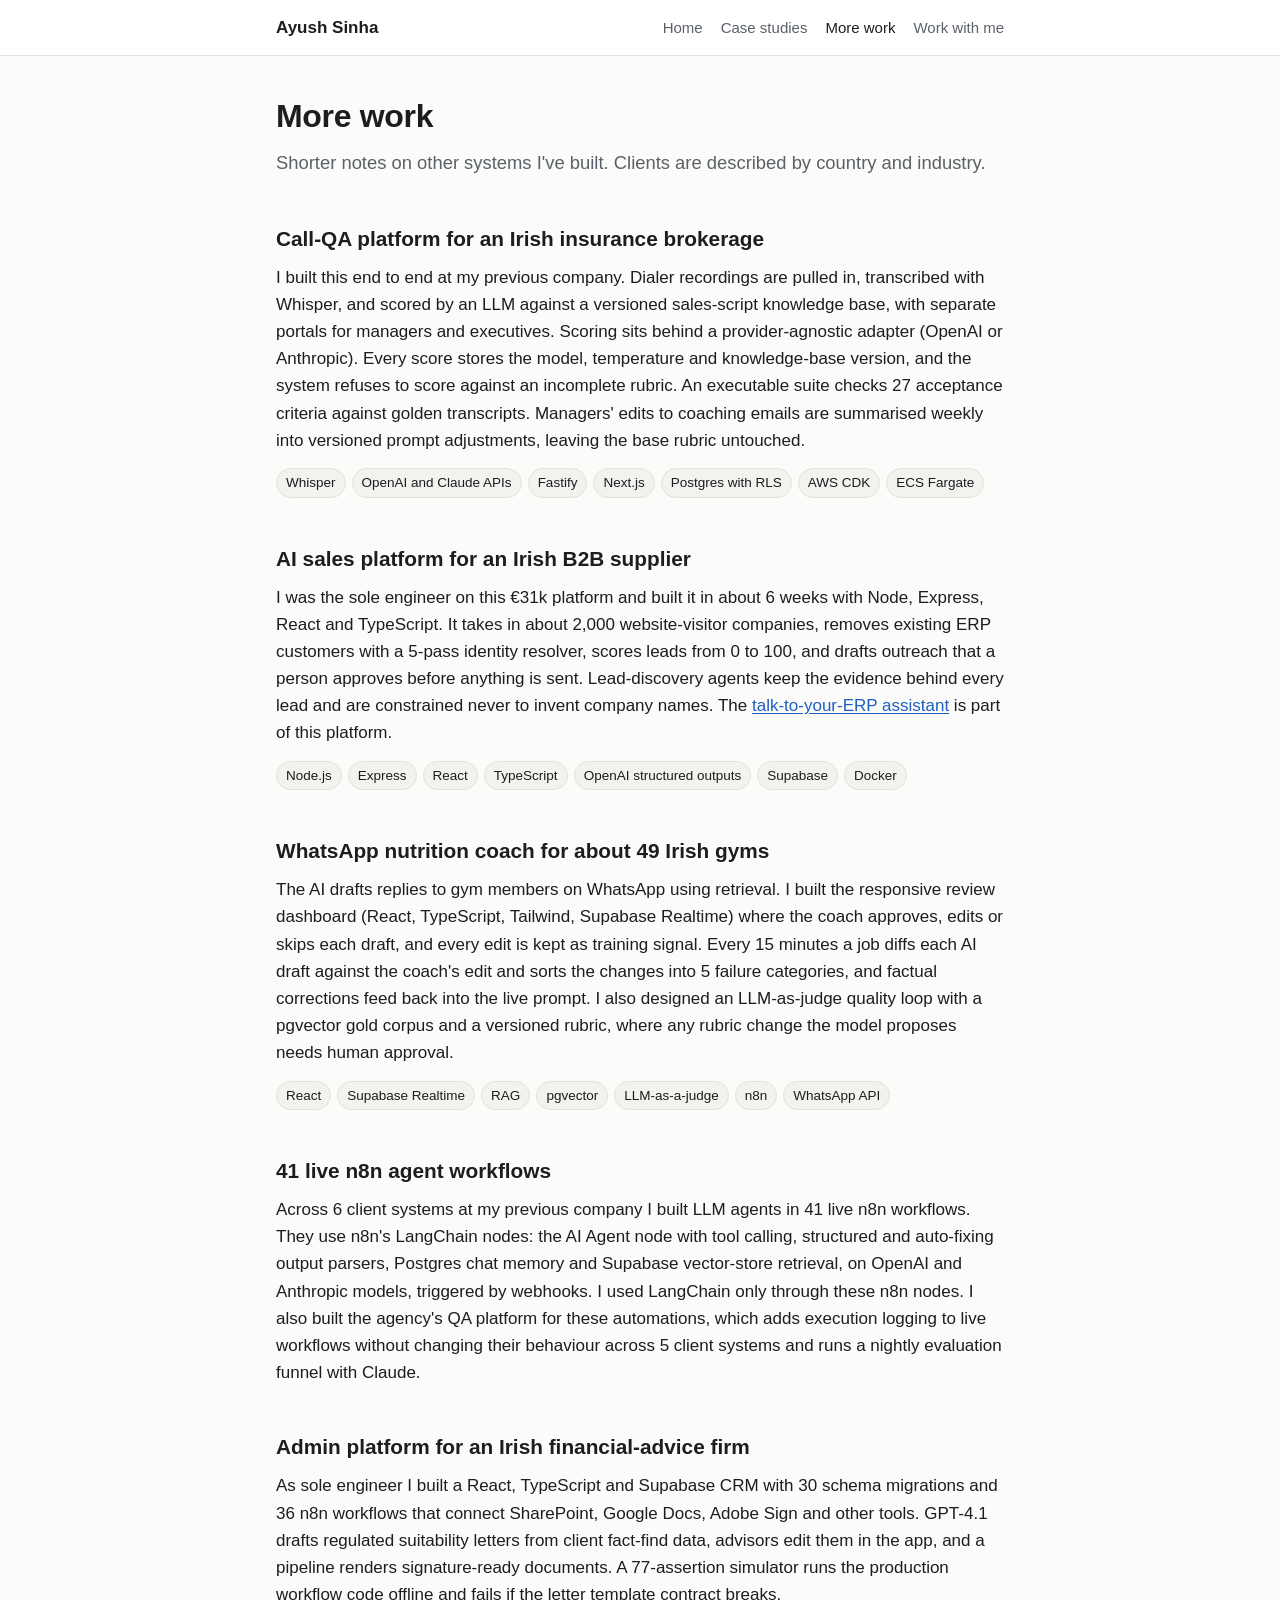
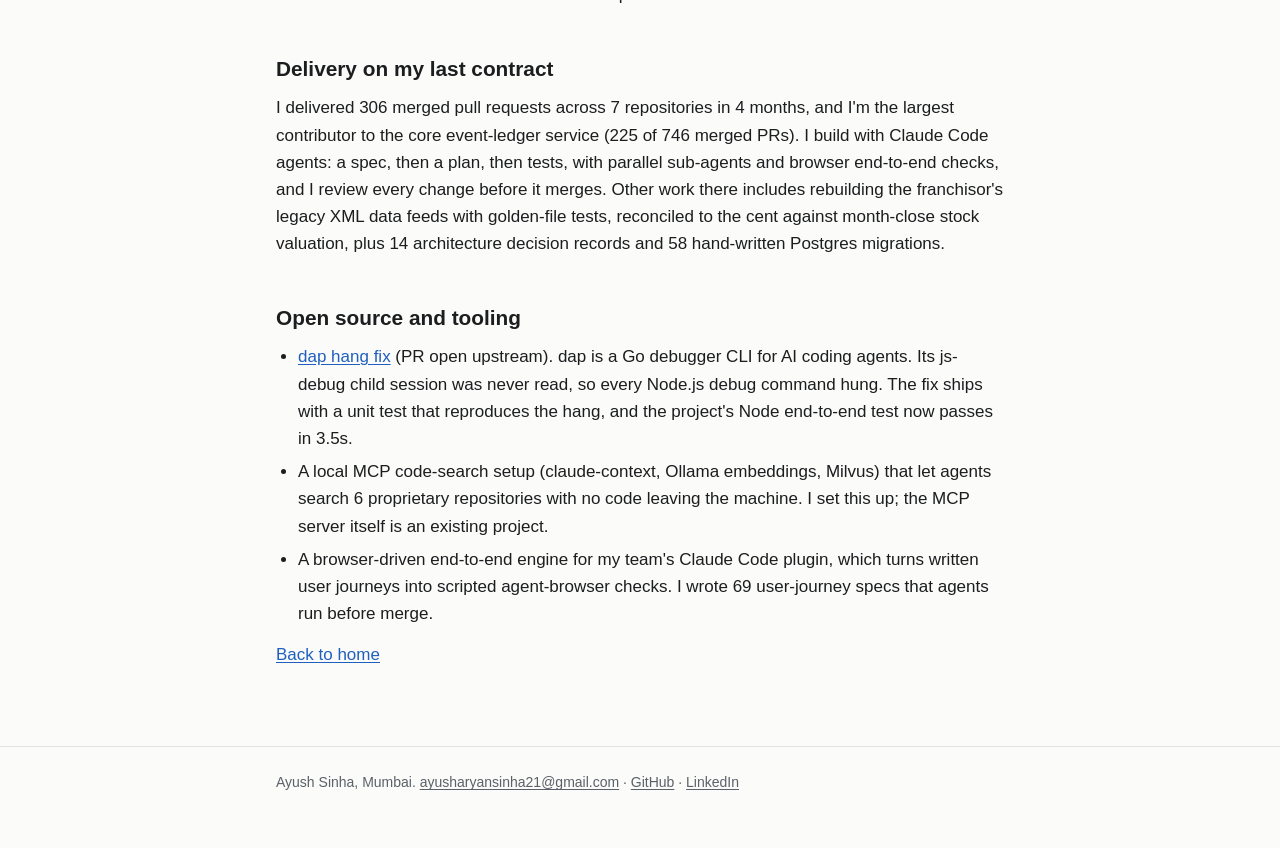
<file: more-work.html>
<!doctype html>
<html lang="en">
<head>
<meta charset="utf-8">
<meta name="viewport" content="width=device-width, initial-scale=1">
<title>More Work</title>
<meta name="description" content="Shorter write-ups of other AI systems Ayush Sinha has built: call-QA scoring, an AI sales platform, a WhatsApp nutrition coach, n8n agents and delivery on my last contract.">
<link rel="icon" href="data:image/svg+xml,%3Csvg xmlns='http://www.w3.org/2000/svg' viewBox='0 0 32 32'%3E%3Crect width='32' height='32' rx='7' fill='%231f5fbf'/%3E%3Ctext x='16' y='22' font-family='Arial' font-size='16' font-weight='700' fill='white' text-anchor='middle'%3EAS%3C/text%3E%3C/svg%3E">
<link rel="stylesheet" href="styles.css">
</head>
<body>
<header class="site-header">
  <div class="wrap">
    <a class="brand" href="index.html">Ayush Sinha</a>
    <nav class="nav" aria-label="Main">
      <a href="index.html">Home</a>
      <a href="index.html#case-studies">Case studies</a>
      <a href="more-work.html" aria-current="page">More work</a>
      <a href="work-with-me.html">Work with me</a>
    </nav>
  </div>
</header>

<main>
  <div class="wrap">
    <h1>More work</h1>
    <p class="lede">Shorter notes on other systems I've built. Clients are described by country and industry.</p>

    <h2>Call-QA platform for an Irish insurance brokerage</h2>
    <p>I built this end to end at my previous company. Dialer recordings are pulled in, transcribed with Whisper, and scored by an LLM against a versioned sales-script knowledge base, with separate portals for managers and executives. Scoring sits behind a provider-agnostic adapter (OpenAI or Anthropic). Every score stores the model, temperature and knowledge-base version, and the system refuses to score against an incomplete rubric. An executable suite checks 27 acceptance criteria against golden transcripts. Managers' edits to coaching emails are summarised weekly into versioned prompt adjustments, leaving the base rubric untouched.</p>
    <ul class="tags"><li>Whisper</li><li>OpenAI and Claude APIs</li><li>Fastify</li><li>Next.js</li><li>Postgres with RLS</li><li>AWS CDK</li><li>ECS Fargate</li></ul>

    <h2>AI sales platform for an Irish B2B supplier</h2>
    <p>I was the sole engineer on this €31k platform and built it in about 6 weeks with Node, Express, React and TypeScript. It takes in about 2,000 website-visitor companies, removes existing ERP customers with a 5-pass identity resolver, scores leads from 0 to 100, and drafts outreach that a person approves before anything is sent. Lead-discovery agents keep the evidence behind every lead and are constrained never to invent company names. The <a href="case-erp-analytics.html">talk-to-your-ERP assistant</a> is part of this platform.</p>
    <ul class="tags"><li>Node.js</li><li>Express</li><li>React</li><li>TypeScript</li><li>OpenAI structured outputs</li><li>Supabase</li><li>Docker</li></ul>

    <h2>WhatsApp nutrition coach for about 49 Irish gyms</h2>
    <p>The AI drafts replies to gym members on WhatsApp using retrieval. I built the responsive review dashboard (React, TypeScript, Tailwind, Supabase Realtime) where the coach approves, edits or skips each draft, and every edit is kept as training signal. Every 15 minutes a job diffs each AI draft against the coach's edit and sorts the changes into 5 failure categories, and factual corrections feed back into the live prompt. I also designed an LLM-as-judge quality loop with a pgvector gold corpus and a versioned rubric, where any rubric change the model proposes needs human approval.</p>
    <ul class="tags"><li>React</li><li>Supabase Realtime</li><li>RAG</li><li>pgvector</li><li>LLM-as-a-judge</li><li>n8n</li><li>WhatsApp API</li></ul>

    <h2>41 live n8n agent workflows</h2>
    <p>Across 6 client systems at my previous company I built LLM agents in 41 live n8n workflows. They use n8n's LangChain nodes: the AI Agent node with tool calling, structured and auto-fixing output parsers, Postgres chat memory and Supabase vector-store retrieval, on OpenAI and Anthropic models, triggered by webhooks. I used LangChain only through these n8n nodes. I also built the agency's QA platform for these automations, which adds execution logging to live workflows without changing their behaviour across 5 client systems and runs a nightly evaluation funnel with Claude.</p>

    <h2>Admin platform for an Irish financial-advice firm</h2>
    <p>As sole engineer I built a React, TypeScript and Supabase CRM with 30 schema migrations and 36 n8n workflows that connect SharePoint, Google Docs, Adobe Sign and other tools. GPT-4.1 drafts regulated suitability letters from client fact-find data, advisors edit them in the app, and a pipeline renders signature-ready documents. A 77-assertion simulator runs the production workflow code offline and fails if the letter template contract breaks.</p>

    <h2>Delivery on my last contract</h2>
    <p>I delivered 306 merged pull requests across 7 repositories in 4 months, and I'm the largest contributor to the core event-ledger service (225 of 746 merged PRs). I build with Claude Code agents: a spec, then a plan, then tests, with parallel sub-agents and browser end-to-end checks, and I review every change before it merges. Other work there includes rebuilding the franchisor's legacy XML data feeds with golden-file tests, reconciled to the cent against month-close stock valuation, plus 14 architecture decision records and 58 hand-written Postgres migrations.</p>

    <h2>Open source and tooling</h2>
    <ul>
      <li><a href="https://github.com/AlmogBaku/debug-skill/pull/21">dap hang fix</a> (PR open upstream). dap is a Go debugger CLI for AI coding agents. Its js-debug child session was never read, so every Node.js debug command hung. The fix ships with a unit test that reproduces the hang, and the project's Node end-to-end test now passes in 3.5s.</li>
      <li>A local MCP code-search setup (claude-context, Ollama embeddings, Milvus) that let agents search 6 proprietary repositories with no code leaving the machine. I set this up; the MCP server itself is an existing project.</li>
      <li>A browser-driven end-to-end engine for my team's Claude Code plugin, which turns written user journeys into scripted agent-browser checks. I wrote 69 user-journey specs that agents run before merge.</li>
    </ul>

    <p><a href="index.html">Back to home</a></p>
  </div>
</main>

<footer class="site-footer">
  <div class="wrap">
    <p>Ayush Sinha, Mumbai. <a href="mailto:ayusharyansinha21@gmail.com">ayusharyansinha21@gmail.com</a> · <a href="https://github.com/Ayushsinha2004">GitHub</a> · <a href="https://www.linkedin.com/in/ayusharyan-sinha-632641257">LinkedIn</a></p>
  </div>
</footer>
</body>
</html>
</file>
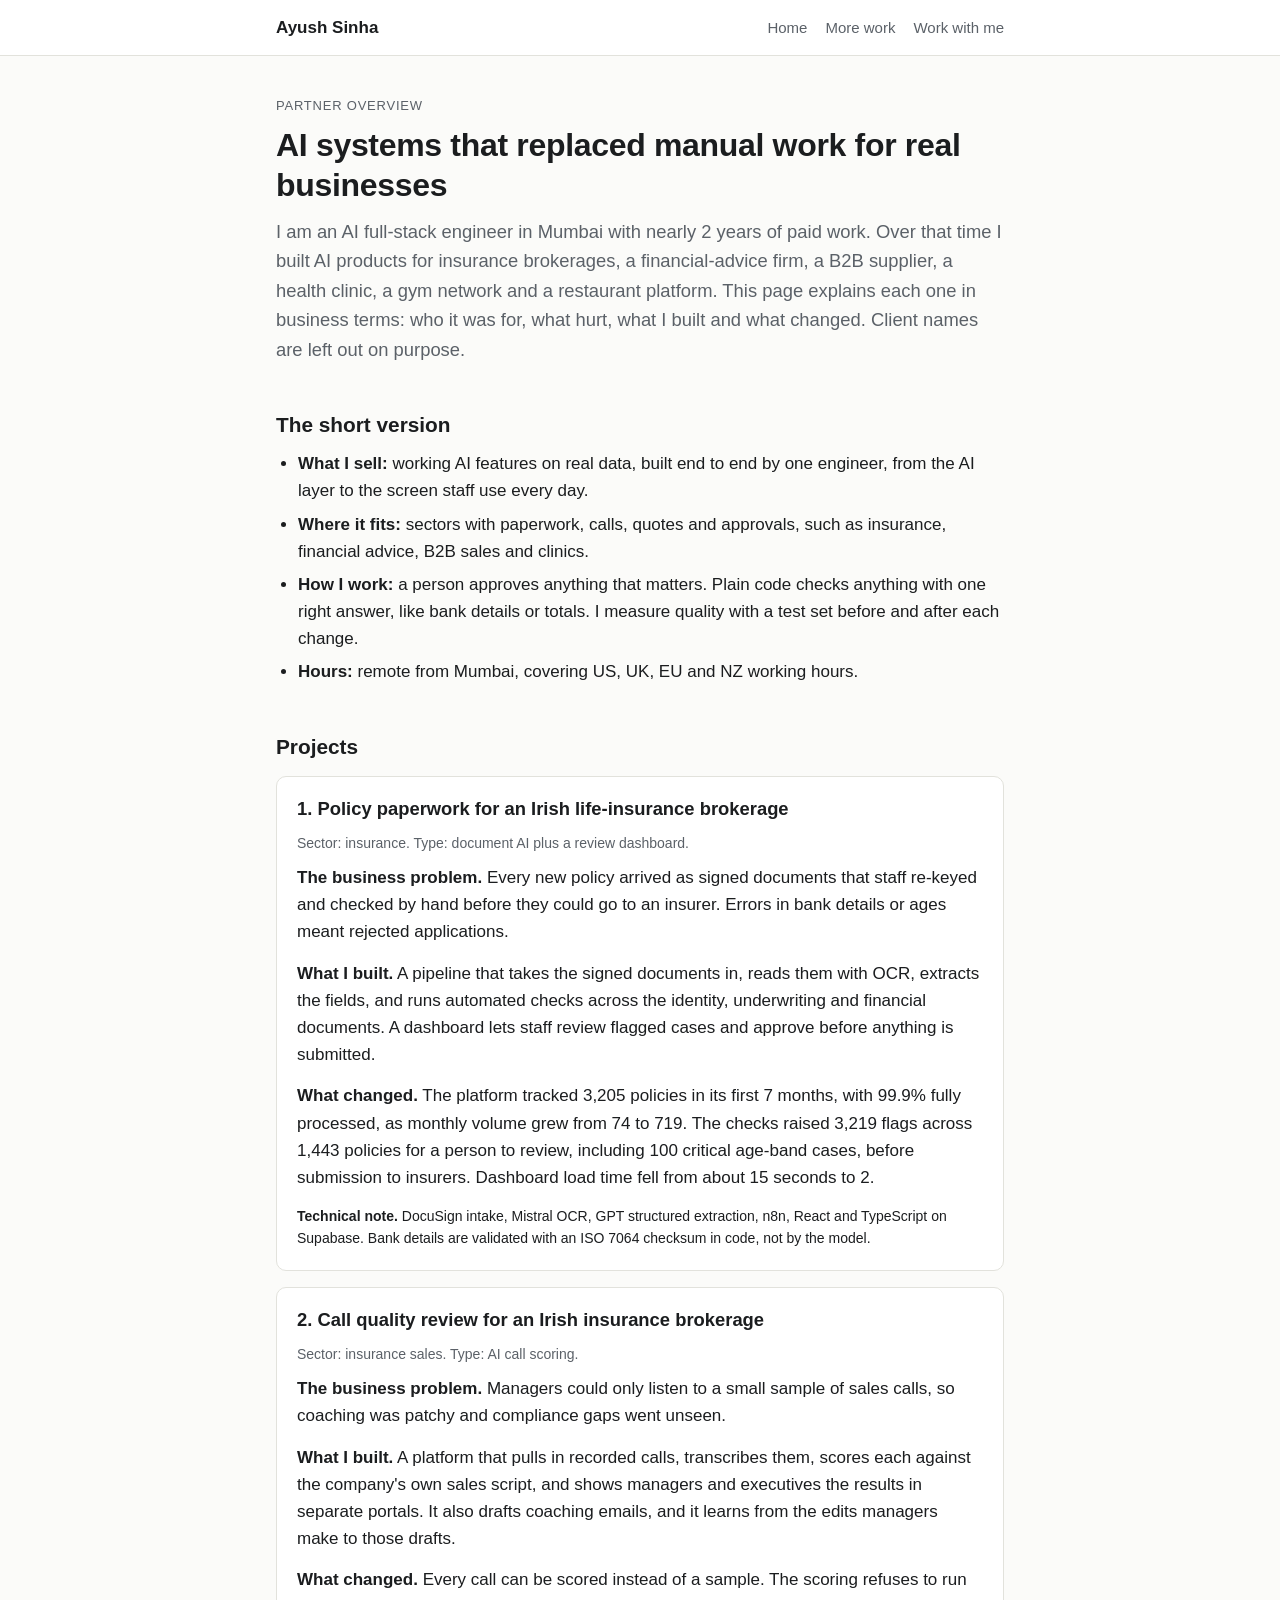
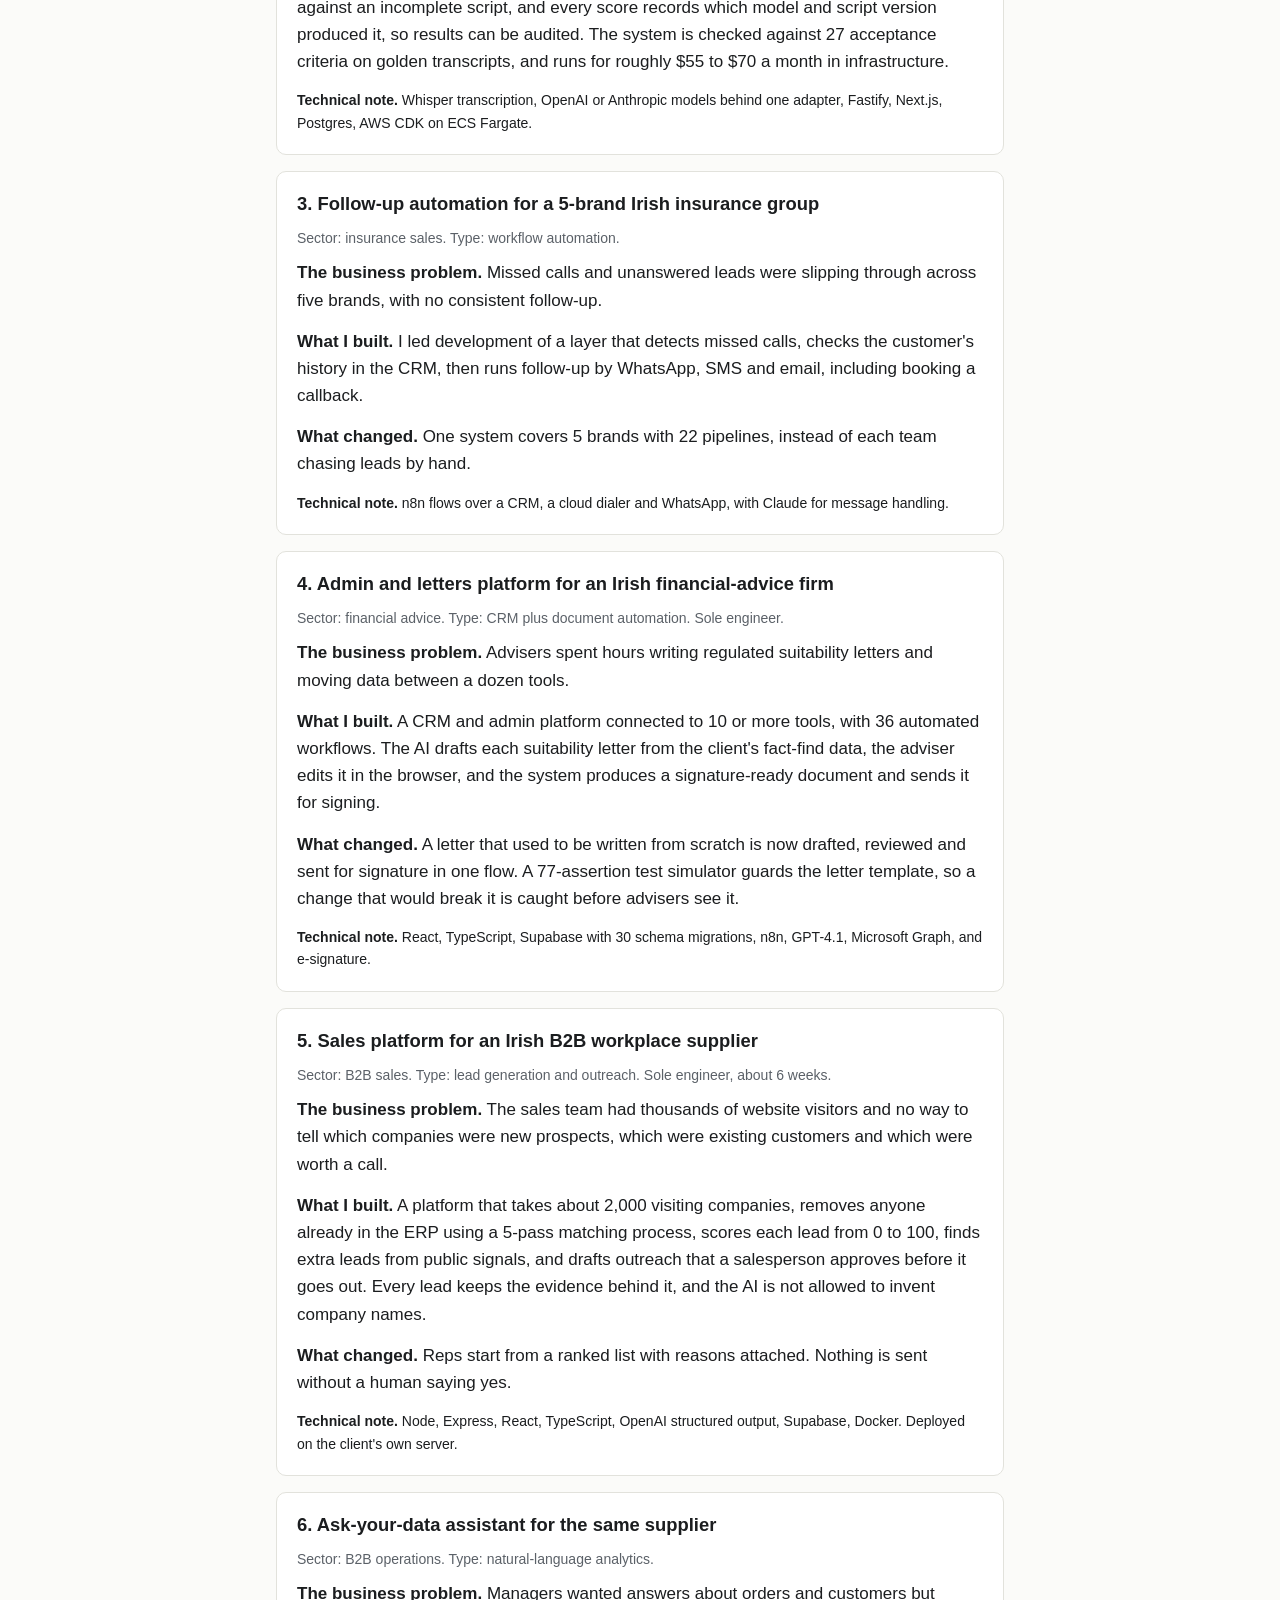
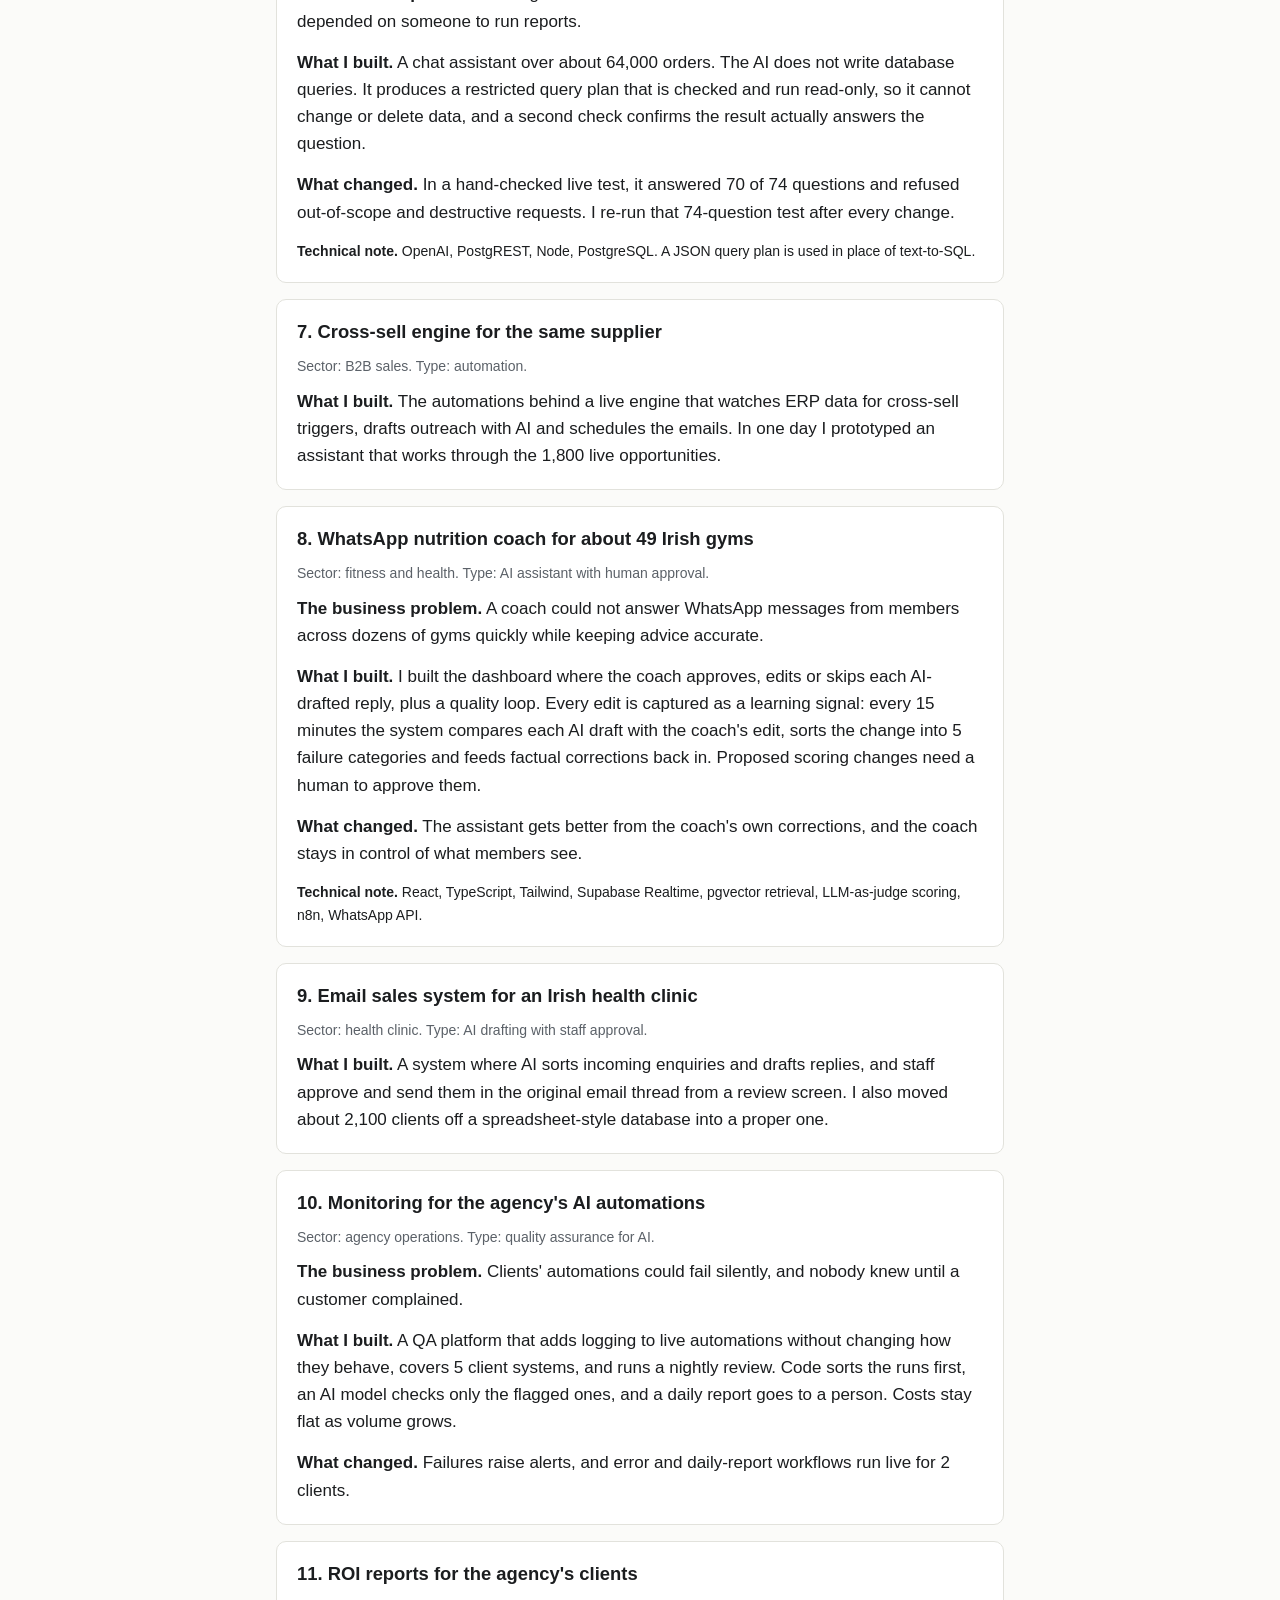
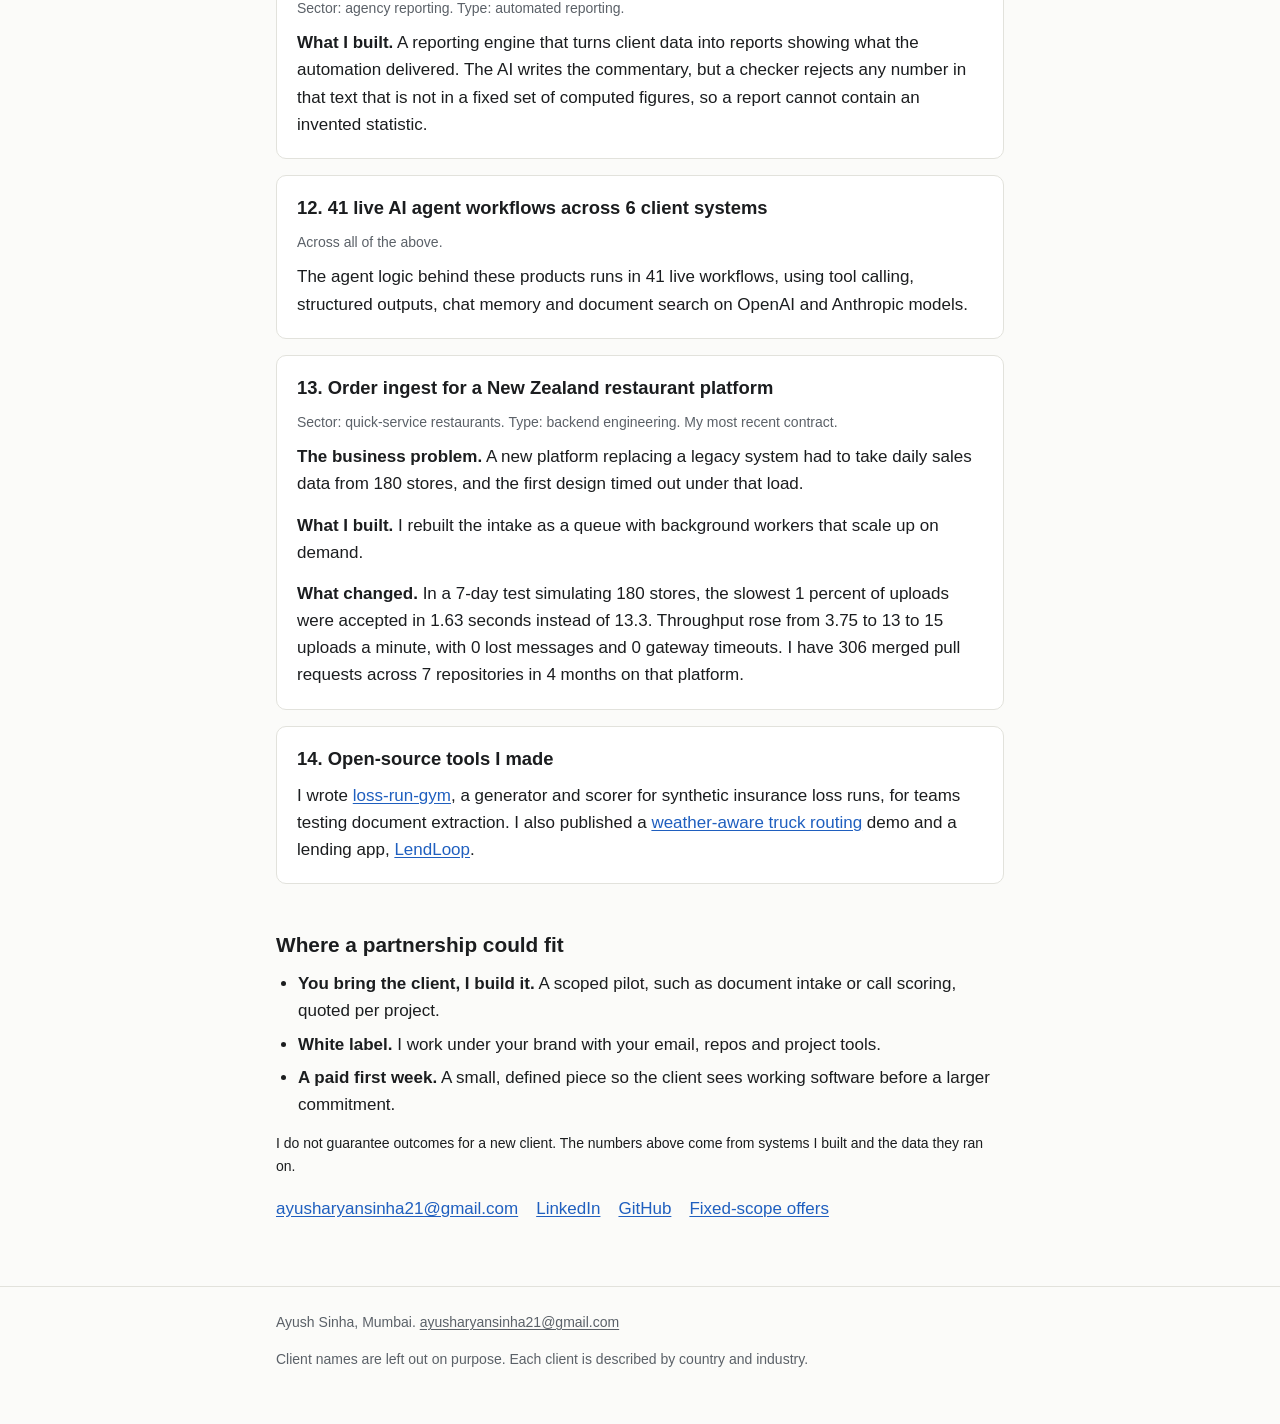
<file: partners.html>
<!doctype html>
<html lang="en">
<head>
<meta charset="utf-8">
<meta name="viewport" content="width=device-width, initial-scale=1">
<title>Partner Overview</title>
<meta name="description" content="Ayush Sinha: AI systems I have built for insurance, financial advice, sales, health and restaurant clients, described in business terms for sales partners.">
<meta name="robots" content="noindex">
<link rel="icon" href="data:image/svg+xml,%3Csvg xmlns='http://www.w3.org/2000/svg' viewBox='0 0 32 32'%3E%3Crect width='32' height='32' rx='7' fill='%231f5fbf'/%3E%3Ctext x='16' y='22' font-family='Arial' font-size='16' font-weight='700' fill='white' text-anchor='middle'%3EAS%3C/text%3E%3C/svg%3E">
<link rel="stylesheet" href="styles.css">
</head>
<body>
<header class="site-header">
  <div class="wrap">
    <a class="brand" href="index.html">Ayush Sinha</a>
    <nav class="nav" aria-label="Main">
      <a href="index.html">Home</a>
      <a href="more-work.html">More work</a>
      <a href="work-with-me.html">Work with me</a>
    </nav>
  </div>
</header>

<main>
  <div class="wrap">
    <p class="eyebrow">Partner overview</p>
    <h1>AI systems that replaced manual work for real businesses</h1>
    <p class="lede">I am an AI full-stack engineer in Mumbai with nearly 2 years of paid work. Over that time I built AI products for insurance brokerages, a financial-advice firm, a B2B supplier, a health clinic, a gym network and a restaurant platform. This page explains each one in business terms: who it was for, what hurt, what I built and what changed. Client names are left out on purpose.</p>

    <h2>The short version</h2>
    <ul>
      <li><strong>What I sell:</strong> working AI features on real data, built end to end by one engineer, from the AI layer to the screen staff use every day.</li>
      <li><strong>Where it fits:</strong> sectors with paperwork, calls, quotes and approvals, such as insurance, financial advice, B2B sales and clinics.</li>
      <li><strong>How I work:</strong> a person approves anything that matters. Plain code checks anything with one right answer, like bank details or totals. I measure quality with a test set before and after each change.</li>
      <li><strong>Hours:</strong> remote from Mumbai, covering US, UK, EU and NZ working hours.</li>
    </ul>

    <h2>Projects</h2>

    <section class="offer">
      <h2>1. Policy paperwork for an Irish life-insurance brokerage</h2>
      <p class="scope">Sector: insurance. Type: document AI plus a review dashboard.</p>
      <p><strong>The business problem.</strong> Every new policy arrived as signed documents that staff re-keyed and checked by hand before they could go to an insurer. Errors in bank details or ages meant rejected applications.</p>
      <p><strong>What I built.</strong> A pipeline that takes the signed documents in, reads them with OCR, extracts the fields, and runs automated checks across the identity, underwriting and financial documents. A dashboard lets staff review flagged cases and approve before anything is submitted.</p>
      <p><strong>What changed.</strong> The platform tracked 3,205 policies in its first 7 months, with 99.9% fully processed, as monthly volume grew from 74 to 719. The checks raised 3,219 flags across 1,443 policies for a person to review, including 100 critical age-band cases, before submission to insurers. Dashboard load time fell from about 15 seconds to 2.</p>
      <p class="small"><strong>Technical note.</strong> DocuSign intake, Mistral OCR, GPT structured extraction, n8n, React and TypeScript on Supabase. Bank details are validated with an ISO 7064 checksum in code, not by the model.</p>
    </section>

    <section class="offer">
      <h2>2. Call quality review for an Irish insurance brokerage</h2>
      <p class="scope">Sector: insurance sales. Type: AI call scoring.</p>
      <p><strong>The business problem.</strong> Managers could only listen to a small sample of sales calls, so coaching was patchy and compliance gaps went unseen.</p>
      <p><strong>What I built.</strong> A platform that pulls in recorded calls, transcribes them, scores each against the company's own sales script, and shows managers and executives the results in separate portals. It also drafts coaching emails, and it learns from the edits managers make to those drafts.</p>
      <p><strong>What changed.</strong> Every call can be scored instead of a sample. The scoring refuses to run against an incomplete script, and every score records which model and script version produced it, so results can be audited. The system is checked against 27 acceptance criteria on golden transcripts, and runs for roughly $55 to $70 a month in infrastructure.</p>
      <p class="small"><strong>Technical note.</strong> Whisper transcription, OpenAI or Anthropic models behind one adapter, Fastify, Next.js, Postgres, AWS CDK on ECS Fargate.</p>
    </section>

    <section class="offer">
      <h2>3. Follow-up automation for a 5-brand Irish insurance group</h2>
      <p class="scope">Sector: insurance sales. Type: workflow automation.</p>
      <p><strong>The business problem.</strong> Missed calls and unanswered leads were slipping through across five brands, with no consistent follow-up.</p>
      <p><strong>What I built.</strong> I led development of a layer that detects missed calls, checks the customer's history in the CRM, then runs follow-up by WhatsApp, SMS and email, including booking a callback.</p>
      <p><strong>What changed.</strong> One system covers 5 brands with 22 pipelines, instead of each team chasing leads by hand.</p>
      <p class="small"><strong>Technical note.</strong> n8n flows over a CRM, a cloud dialer and WhatsApp, with Claude for message handling.</p>
    </section>

    <section class="offer">
      <h2>4. Admin and letters platform for an Irish financial-advice firm</h2>
      <p class="scope">Sector: financial advice. Type: CRM plus document automation. Sole engineer.</p>
      <p><strong>The business problem.</strong> Advisers spent hours writing regulated suitability letters and moving data between a dozen tools.</p>
      <p><strong>What I built.</strong> A CRM and admin platform connected to 10 or more tools, with 36 automated workflows. The AI drafts each suitability letter from the client's fact-find data, the adviser edits it in the browser, and the system produces a signature-ready document and sends it for signing.</p>
      <p><strong>What changed.</strong> A letter that used to be written from scratch is now drafted, reviewed and sent for signature in one flow. A 77-assertion test simulator guards the letter template, so a change that would break it is caught before advisers see it.</p>
      <p class="small"><strong>Technical note.</strong> React, TypeScript, Supabase with 30 schema migrations, n8n, GPT-4.1, Microsoft Graph, and e-signature.</p>
    </section>

    <section class="offer">
      <h2>5. Sales platform for an Irish B2B workplace supplier</h2>
      <p class="scope">Sector: B2B sales. Type: lead generation and outreach. Sole engineer, about 6 weeks.</p>
      <p><strong>The business problem.</strong> The sales team had thousands of website visitors and no way to tell which companies were new prospects, which were existing customers and which were worth a call.</p>
      <p><strong>What I built.</strong> A platform that takes about 2,000 visiting companies, removes anyone already in the ERP using a 5-pass matching process, scores each lead from 0 to 100, finds extra leads from public signals, and drafts outreach that a salesperson approves before it goes out. Every lead keeps the evidence behind it, and the AI is not allowed to invent company names.</p>
      <p><strong>What changed.</strong> Reps start from a ranked list with reasons attached. Nothing is sent without a human saying yes.</p>
      <p class="small"><strong>Technical note.</strong> Node, Express, React, TypeScript, OpenAI structured output, Supabase, Docker. Deployed on the client's own server.</p>
    </section>

    <section class="offer">
      <h2>6. Ask-your-data assistant for the same supplier</h2>
      <p class="scope">Sector: B2B operations. Type: natural-language analytics.</p>
      <p><strong>The business problem.</strong> Managers wanted answers about orders and customers but depended on someone to run reports.</p>
      <p><strong>What I built.</strong> A chat assistant over about 64,000 orders. The AI does not write database queries. It produces a restricted query plan that is checked and run read-only, so it cannot change or delete data, and a second check confirms the result actually answers the question.</p>
      <p><strong>What changed.</strong> In a hand-checked live test, it answered 70 of 74 questions and refused out-of-scope and destructive requests. I re-run that 74-question test after every change.</p>
      <p class="small"><strong>Technical note.</strong> OpenAI, PostgREST, Node, PostgreSQL. A JSON query plan is used in place of text-to-SQL.</p>
    </section>

    <section class="offer">
      <h2>7. Cross-sell engine for the same supplier</h2>
      <p class="scope">Sector: B2B sales. Type: automation.</p>
      <p><strong>What I built.</strong> The automations behind a live engine that watches ERP data for cross-sell triggers, drafts outreach with AI and schedules the emails. In one day I prototyped an assistant that works through the 1,800 live opportunities.</p>
    </section>

    <section class="offer">
      <h2>8. WhatsApp nutrition coach for about 49 Irish gyms</h2>
      <p class="scope">Sector: fitness and health. Type: AI assistant with human approval.</p>
      <p><strong>The business problem.</strong> A coach could not answer WhatsApp messages from members across dozens of gyms quickly while keeping advice accurate.</p>
      <p><strong>What I built.</strong> I built the dashboard where the coach approves, edits or skips each AI-drafted reply, plus a quality loop. Every edit is captured as a learning signal: every 15 minutes the system compares each AI draft with the coach's edit, sorts the change into 5 failure categories and feeds factual corrections back in. Proposed scoring changes need a human to approve them.</p>
      <p><strong>What changed.</strong> The assistant gets better from the coach's own corrections, and the coach stays in control of what members see.</p>
      <p class="small"><strong>Technical note.</strong> React, TypeScript, Tailwind, Supabase Realtime, pgvector retrieval, LLM-as-judge scoring, n8n, WhatsApp API.</p>
    </section>

    <section class="offer">
      <h2>9. Email sales system for an Irish health clinic</h2>
      <p class="scope">Sector: health clinic. Type: AI drafting with staff approval.</p>
      <p><strong>What I built.</strong> A system where AI sorts incoming enquiries and drafts replies, and staff approve and send them in the original email thread from a review screen. I also moved about 2,100 clients off a spreadsheet-style database into a proper one.</p>
    </section>

    <section class="offer">
      <h2>10. Monitoring for the agency's AI automations</h2>
      <p class="scope">Sector: agency operations. Type: quality assurance for AI.</p>
      <p><strong>The business problem.</strong> Clients' automations could fail silently, and nobody knew until a customer complained.</p>
      <p><strong>What I built.</strong> A QA platform that adds logging to live automations without changing how they behave, covers 5 client systems, and runs a nightly review. Code sorts the runs first, an AI model checks only the flagged ones, and a daily report goes to a person. Costs stay flat as volume grows.</p>
      <p><strong>What changed.</strong> Failures raise alerts, and error and daily-report workflows run live for 2 clients.</p>
    </section>

    <section class="offer">
      <h2>11. ROI reports for the agency's clients</h2>
      <p class="scope">Sector: agency reporting. Type: automated reporting.</p>
      <p><strong>What I built.</strong> A reporting engine that turns client data into reports showing what the automation delivered. The AI writes the commentary, but a checker rejects any number in that text that is not in a fixed set of computed figures, so a report cannot contain an invented statistic.</p>
    </section>

    <section class="offer">
      <h2>12. 41 live AI agent workflows across 6 client systems</h2>
      <p class="scope">Across all of the above.</p>
      <p>The agent logic behind these products runs in 41 live workflows, using tool calling, structured outputs, chat memory and document search on OpenAI and Anthropic models.</p>
    </section>

    <section class="offer">
      <h2>13. Order ingest for a New Zealand restaurant platform</h2>
      <p class="scope">Sector: quick-service restaurants. Type: backend engineering. My most recent contract.</p>
      <p><strong>The business problem.</strong> A new platform replacing a legacy system had to take daily sales data from 180 stores, and the first design timed out under that load.</p>
      <p><strong>What I built.</strong> I rebuilt the intake as a queue with background workers that scale up on demand.</p>
      <p><strong>What changed.</strong> In a 7-day test simulating 180 stores, the slowest 1 percent of uploads were accepted in 1.63 seconds instead of 13.3. Throughput rose from 3.75 to 13 to 15 uploads a minute, with 0 lost messages and 0 gateway timeouts. I have 306 merged pull requests across 7 repositories in 4 months on that platform.</p>
    </section>

    <section class="offer">
      <h2>14. Open-source tools I made</h2>
      <p>I wrote <a href="https://github.com/Ayushsinha2004/loss-run-gym">loss-run-gym</a>, a generator and scorer for synthetic insurance loss runs, for teams testing document extraction. I also published a <a href="https://github.com/Ayushsinha2004/weather-aware-truck-routing">weather-aware truck routing</a> demo and a lending app, <a href="https://github.com/Ayushsinha2004/lendloop">LendLoop</a>.</p>
    </section>

    <h2>Where a partnership could fit</h2>
    <ul>
      <li><strong>You bring the client, I build it.</strong> A scoped pilot, such as document intake or call scoring, quoted per project.</li>
      <li><strong>White label.</strong> I work under your brand with your email, repos and project tools.</li>
      <li><strong>A paid first week.</strong> A small, defined piece so the client sees working software before a larger commitment.</li>
    </ul>
    <p class="small">I do not guarantee outcomes for a new client. The numbers above come from systems I built and the data they ran on.</p>

    <ul class="links">
      <li><a href="mailto:ayusharyansinha21@gmail.com">ayusharyansinha21@gmail.com</a></li>
      <li><a href="https://www.linkedin.com/in/ayusharyan-sinha-632641257">LinkedIn</a></li>
      <li><a href="https://github.com/Ayushsinha2004">GitHub</a></li>
      <li><a href="work-with-me.html">Fixed-scope offers</a></li>
    </ul>
  </div>
</main>

<footer class="site-footer">
  <div class="wrap">
    <p>Ayush Sinha, Mumbai. <a href="mailto:ayusharyansinha21@gmail.com">ayusharyansinha21@gmail.com</a></p>
    <p>Client names are left out on purpose. Each client is described by country and industry.</p>
  </div>
</footer>
</body>
</html>
</file>
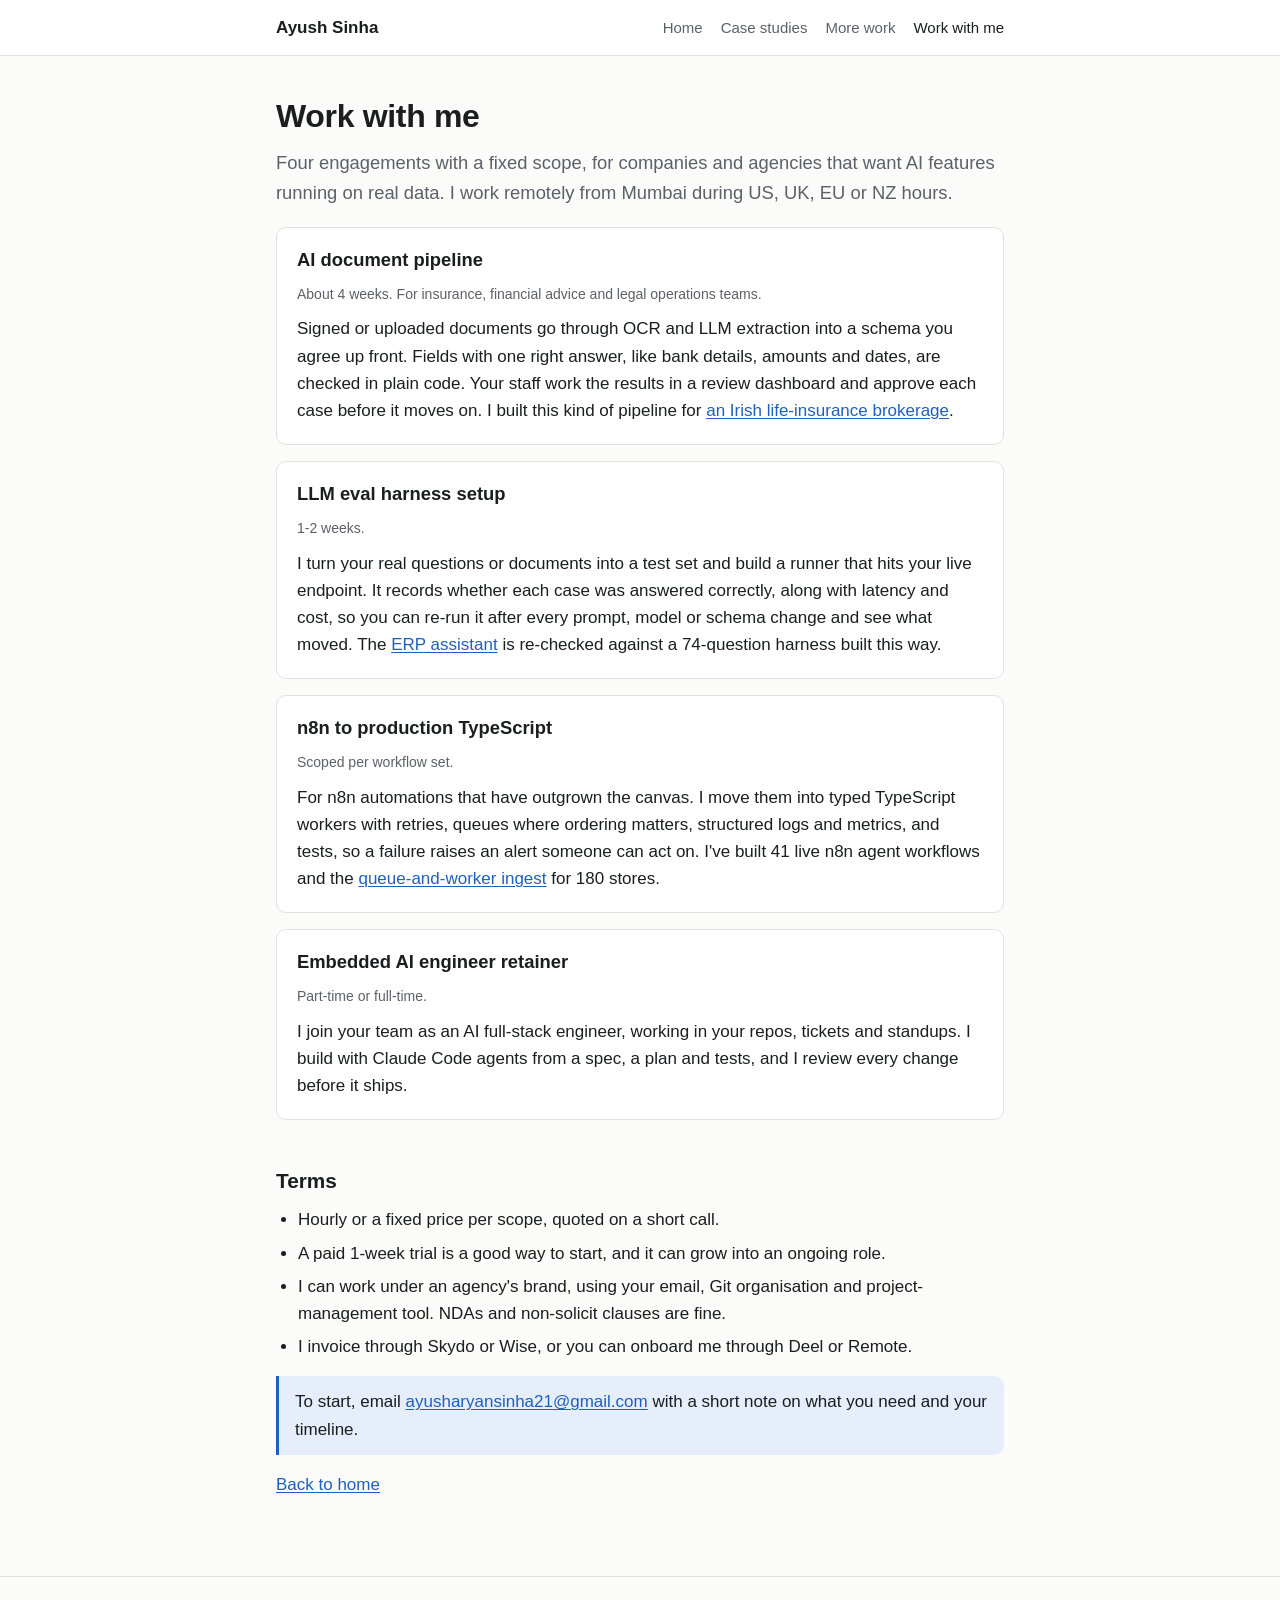
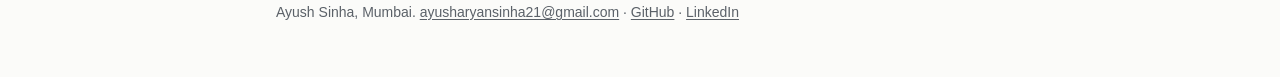
<file: work-with-me.html>
<!doctype html>
<html lang="en">
<head>
<meta charset="utf-8">
<meta name="viewport" content="width=device-width, initial-scale=1">
<title>Work With Me</title>
<meta name="description" content="Fixed-scope AI engineering offers from Ayush Sinha: document pipelines, LLM eval harnesses, n8n to TypeScript migrations and an embedded engineer retainer.">
<link rel="icon" href="data:image/svg+xml,%3Csvg xmlns='http://www.w3.org/2000/svg' viewBox='0 0 32 32'%3E%3Crect width='32' height='32' rx='7' fill='%231f5fbf'/%3E%3Ctext x='16' y='22' font-family='Arial' font-size='16' font-weight='700' fill='white' text-anchor='middle'%3EAS%3C/text%3E%3C/svg%3E">
<link rel="stylesheet" href="styles.css">
</head>
<body>
<header class="site-header">
  <div class="wrap">
    <a class="brand" href="index.html">Ayush Sinha</a>
    <nav class="nav" aria-label="Main">
      <a href="index.html">Home</a>
      <a href="index.html#case-studies">Case studies</a>
      <a href="more-work.html">More work</a>
      <a href="work-with-me.html" aria-current="page">Work with me</a>
    </nav>
  </div>
</header>

<main>
  <div class="wrap">
    <h1>Work with me</h1>
    <p class="lede">Four engagements with a fixed scope, for companies and agencies that want AI features running on real data. I work remotely from Mumbai during US, UK, EU or NZ hours.</p>

    <section class="offer">
      <h2>AI document pipeline</h2>
      <p class="scope">About 4 weeks. For insurance, financial advice and legal operations teams.</p>
      <p>Signed or uploaded documents go through OCR and LLM extraction into a schema you agree up front. Fields with one right answer, like bank details, amounts and dates, are checked in plain code. Your staff work the results in a review dashboard and approve each case before it moves on. I built this kind of pipeline for <a href="case-document-ai.html">an Irish life-insurance brokerage</a>.</p>
    </section>

    <section class="offer">
      <h2>LLM eval harness setup</h2>
      <p class="scope">1-2 weeks.</p>
      <p>I turn your real questions or documents into a test set and build a runner that hits your live endpoint. It records whether each case was answered correctly, along with latency and cost, so you can re-run it after every prompt, model or schema change and see what moved. The <a href="case-erp-analytics.html">ERP assistant</a> is re-checked against a 74-question harness built this way.</p>
    </section>

    <section class="offer">
      <h2>n8n to production TypeScript</h2>
      <p class="scope">Scoped per workflow set.</p>
      <p>For n8n automations that have outgrown the canvas. I move them into typed TypeScript workers with retries, queues where ordering matters, structured logs and metrics, and tests, so a failure raises an alert someone can act on. I've built 41 live n8n agent workflows and the <a href="case-pos-ingest.html">queue-and-worker ingest</a> for 180 stores.</p>
    </section>

    <section class="offer">
      <h2>Embedded AI engineer retainer</h2>
      <p class="scope">Part-time or full-time.</p>
      <p>I join your team as an AI full-stack engineer, working in your repos, tickets and standups. I build with Claude Code agents from a spec, a plan and tests, and I review every change before it ships.</p>
    </section>

    <h2>Terms</h2>
    <ul>
      <li>Hourly or a fixed price per scope, quoted on a short call.</li>
      <li>A paid 1-week trial is a good way to start, and it can grow into an ongoing role.</li>
      <li>I can work under an agency's brand, using your email, Git organisation and project-management tool. NDAs and non-solicit clauses are fine.</li>
      <li>I invoice through Skydo or Wise, or you can onboard me through Deel or Remote.</li>
    </ul>

    <div class="callout">
      <p>To start, email <a href="mailto:ayusharyansinha21@gmail.com">ayusharyansinha21@gmail.com</a> with a short note on what you need and your timeline.</p>
    </div>

    <p><a href="index.html">Back to home</a></p>
  </div>
</main>

<footer class="site-footer">
  <div class="wrap">
    <p>Ayush Sinha, Mumbai. <a href="mailto:ayusharyansinha21@gmail.com">ayusharyansinha21@gmail.com</a> · <a href="https://github.com/Ayushsinha2004">GitHub</a> · <a href="https://www.linkedin.com/in/ayusharyan-sinha-632641257">LinkedIn</a></p>
  </div>
</footer>
</body>
</html>
</file>
<file: styles.css>
:root {
  --bg: #fbfbf9;
  --surface: #ffffff;
  --surface-2: #f2f2ee;
  --text: #1b1d1f;
  --muted: #5b6168;
  --border: #e2e2dc;
  --accent: #1f5fbf;
  --accent-soft: #e6eefb;
  --good: #1d7a4a;
  --radius: 10px;
  --maxw: 760px;
  --font: -apple-system, BlinkMacSystemFont, "Segoe UI", Roboto, "Helvetica Neue", Arial, sans-serif;
  --mono: ui-monospace, SFMono-Regular, Menlo, Consolas, monospace;
  color-scheme: light dark;
}

@media (prefers-color-scheme: dark) {
  :root {
    --bg: #121416;
    --surface: #1a1d20;
    --surface-2: #22262a;
    --text: #e8e9ea;
    --muted: #a1a7ad;
    --border: #2e3338;
    --accent: #7aa7ec;
    --accent-soft: #1e2a3d;
    --good: #5cc28d;
  }
}

*, *::before, *::after { box-sizing: border-box; }

html { -webkit-text-size-adjust: 100%; }

body {
  margin: 0;
  background: var(--bg);
  color: var(--text);
  font-family: var(--font);
  font-size: 17px;
  line-height: 1.6;
  overflow-wrap: break-word;
}

a { color: var(--accent); text-underline-offset: 2px; }
a:hover { text-decoration-thickness: 2px; }

.wrap {
  max-width: var(--maxw);
  margin: 0 auto;
  padding: 0 16px;
}

/* Header / nav */
.site-header {
  border-bottom: 1px solid var(--border);
  background: var(--surface);
}
.site-header .wrap {
  display: flex;
  flex-wrap: wrap;
  align-items: center;
  justify-content: space-between;
  gap: 8px 20px;
  padding-top: 14px;
  padding-bottom: 14px;
}
.brand {
  font-weight: 650;
  color: var(--text);
  text-decoration: none;
}
.nav { display: flex; flex-wrap: wrap; gap: 4px 18px; font-size: 15px; }
.nav a { color: var(--muted); text-decoration: none; }
.nav a:hover, .nav a[aria-current="page"] { color: var(--text); }

main { padding: 40px 0 64px; }

h1, h2, h3 { line-height: 1.25; font-weight: 650; }
h1 { font-size: 2rem; margin: 0 0 12px; letter-spacing: -0.01em; }
h2 { font-size: 1.3rem; margin: 48px 0 12px; }
h3 { font-size: 1.05rem; margin: 24px 0 6px; }
p, ul, ol { margin: 0 0 14px; }
ul, ol { padding-left: 22px; }
li { margin-bottom: 6px; }

.lede { font-size: 1.15rem; color: var(--muted); margin-bottom: 20px; }
.eyebrow {
  font-size: 13px;
  text-transform: uppercase;
  letter-spacing: 0.06em;
  color: var(--muted);
  margin-bottom: 8px;
}
.muted { color: var(--muted); }
.small { font-size: 14px; }

.links { display: flex; flex-wrap: wrap; gap: 8px 18px; margin: 18px 0 0; padding: 0; list-style: none; }
.links li { margin: 0; }

/* Cards */
.cards { display: grid; gap: 14px; grid-template-columns: 1fr; margin-top: 16px; }
@media (min-width: 640px) { .cards { grid-template-columns: 1fr 1fr; } }
.card {
  display: block;
  background: var(--surface);
  border: 1px solid var(--border);
  border-radius: var(--radius);
  padding: 18px;
  color: var(--text);
  text-decoration: none;
}
a.card:hover { border-color: var(--accent); }
.card h3 { margin: 0 0 6px; }
.card p { margin: 0 0 10px; color: var(--muted); font-size: 15px; }
.card .stat { font-weight: 650; color: var(--text); font-size: 15px; margin: 0; }
.card.wide { grid-column: 1 / -1; }

/* Metric tiles */
.metrics { display: grid; gap: 12px; grid-template-columns: 1fr 1fr; margin: 16px 0 8px; }
@media (min-width: 640px) { .metrics { grid-template-columns: repeat(3, 1fr); } }
.metric {
  background: var(--surface);
  border: 1px solid var(--border);
  border-radius: var(--radius);
  padding: 14px;
}
.metric .value { font-size: 1.35rem; font-weight: 700; line-height: 1.2; }
.metric .label { font-size: 13.5px; color: var(--muted); margin-top: 4px; }

/* Fact table */
.facts { width: 100%; border-collapse: collapse; margin: 8px 0 16px; font-size: 15px; }
.facts th, .facts td { text-align: left; padding: 8px 10px 8px 0; border-bottom: 1px solid var(--border); vertical-align: top; }
.facts th { font-weight: 600; width: 34%; color: var(--muted); }

/* Tags */
.tags { display: flex; flex-wrap: wrap; gap: 6px; padding: 0; margin: 8px 0 14px; list-style: none; }
.tags li {
  margin: 0;
  font-size: 13.5px;
  padding: 3px 9px;
  border-radius: 999px;
  background: var(--surface-2);
  border: 1px solid var(--border);
}

/* Flow diagram: vertical on phones, horizontal rows on wider screens */
.flow {
  list-style: none;
  padding: 0;
  margin: 16px 0 8px;
  display: flex;
  flex-direction: column;
  gap: 26px;
}
.flow > li {
  position: relative;
  margin: 0;
  display: flex;
  flex-direction: column;
  gap: 6px;
}
.flow > li + li::before {
  content: "";
  position: absolute;
  top: -20px;
  left: 50%;
  width: 2px;
  height: 14px;
  background: var(--muted);
  transform: translateX(-50%);
}
.flow > li + li::after {
  content: "";
  position: absolute;
  top: -9px;
  left: 50%;
  border: 5px solid transparent;
  border-top-color: var(--muted);
  transform: translateX(-50%);
}
.node {
  background: var(--surface);
  border: 1px solid var(--border);
  border-radius: 8px;
  padding: 10px 12px;
  font-size: 14.5px;
  line-height: 1.4;
  text-align: center;
}
.node strong { display: block; font-size: 14.5px; }
.node span { color: var(--muted); font-size: 13px; }
.node.ai { border-color: var(--accent); background: var(--accent-soft); }
.node.check { border-color: var(--good); }
.node.human { border-style: dashed; }
.legend { display: flex; flex-wrap: wrap; gap: 6px 16px; font-size: 13px; color: var(--muted); margin: 6px 0 0; padding: 0; list-style: none; }
.legend li { margin: 0; display: flex; align-items: center; gap: 6px; }
.legend i { display: inline-block; width: 14px; height: 10px; border: 1px solid var(--border); border-radius: 3px; background: var(--surface); }
.legend i.ai { border-color: var(--accent); background: var(--accent-soft); }
.legend i.check { border-color: var(--good); }
.legend i.human { border-style: dashed; border-color: var(--muted); }

.figure {
  background: var(--surface-2);
  border: 1px solid var(--border);
  border-radius: var(--radius);
  padding: 16px;
  margin: 16px 0;
}
.figure figcaption { font-size: 13.5px; color: var(--muted); margin-top: 10px; }

/* Offers */
.offer {
  background: var(--surface);
  border: 1px solid var(--border);
  border-radius: var(--radius);
  padding: 20px;
  margin: 16px 0;
}
.offer h2 { margin-top: 0; font-size: 1.15rem; }
.offer .scope { font-size: 14px; color: var(--muted); margin-bottom: 10px; }
.offer p:last-child, .offer ul:last-child { margin-bottom: 0; }

.callout {
  border-left: 3px solid var(--accent);
  background: var(--accent-soft);
  padding: 12px 16px;
  border-radius: 0 var(--radius) var(--radius) 0;
  margin: 16px 0;
}
.callout p:last-child { margin-bottom: 0; }

.button {
  display: inline-block;
  background: var(--accent);
  color: var(--bg);
  padding: 10px 16px;
  border-radius: 8px;
  text-decoration: none;
  font-weight: 600;
}
.button:hover { opacity: 0.9; }

.site-footer {
  border-top: 1px solid var(--border);
  padding: 24px 0 40px;
  font-size: 14px;
  color: var(--muted);
}
.site-footer a { color: var(--muted); }

code { font-family: var(--mono); font-size: 0.9em; background: var(--surface-2); padding: 1px 5px; border-radius: 4px; }

:focus-visible { outline: 2px solid var(--accent); outline-offset: 2px; }

@media (max-width: 420px) {
  body { font-size: 16px; }
  h1 { font-size: 1.65rem; }
  .facts th { width: 40%; }
}
</file>
